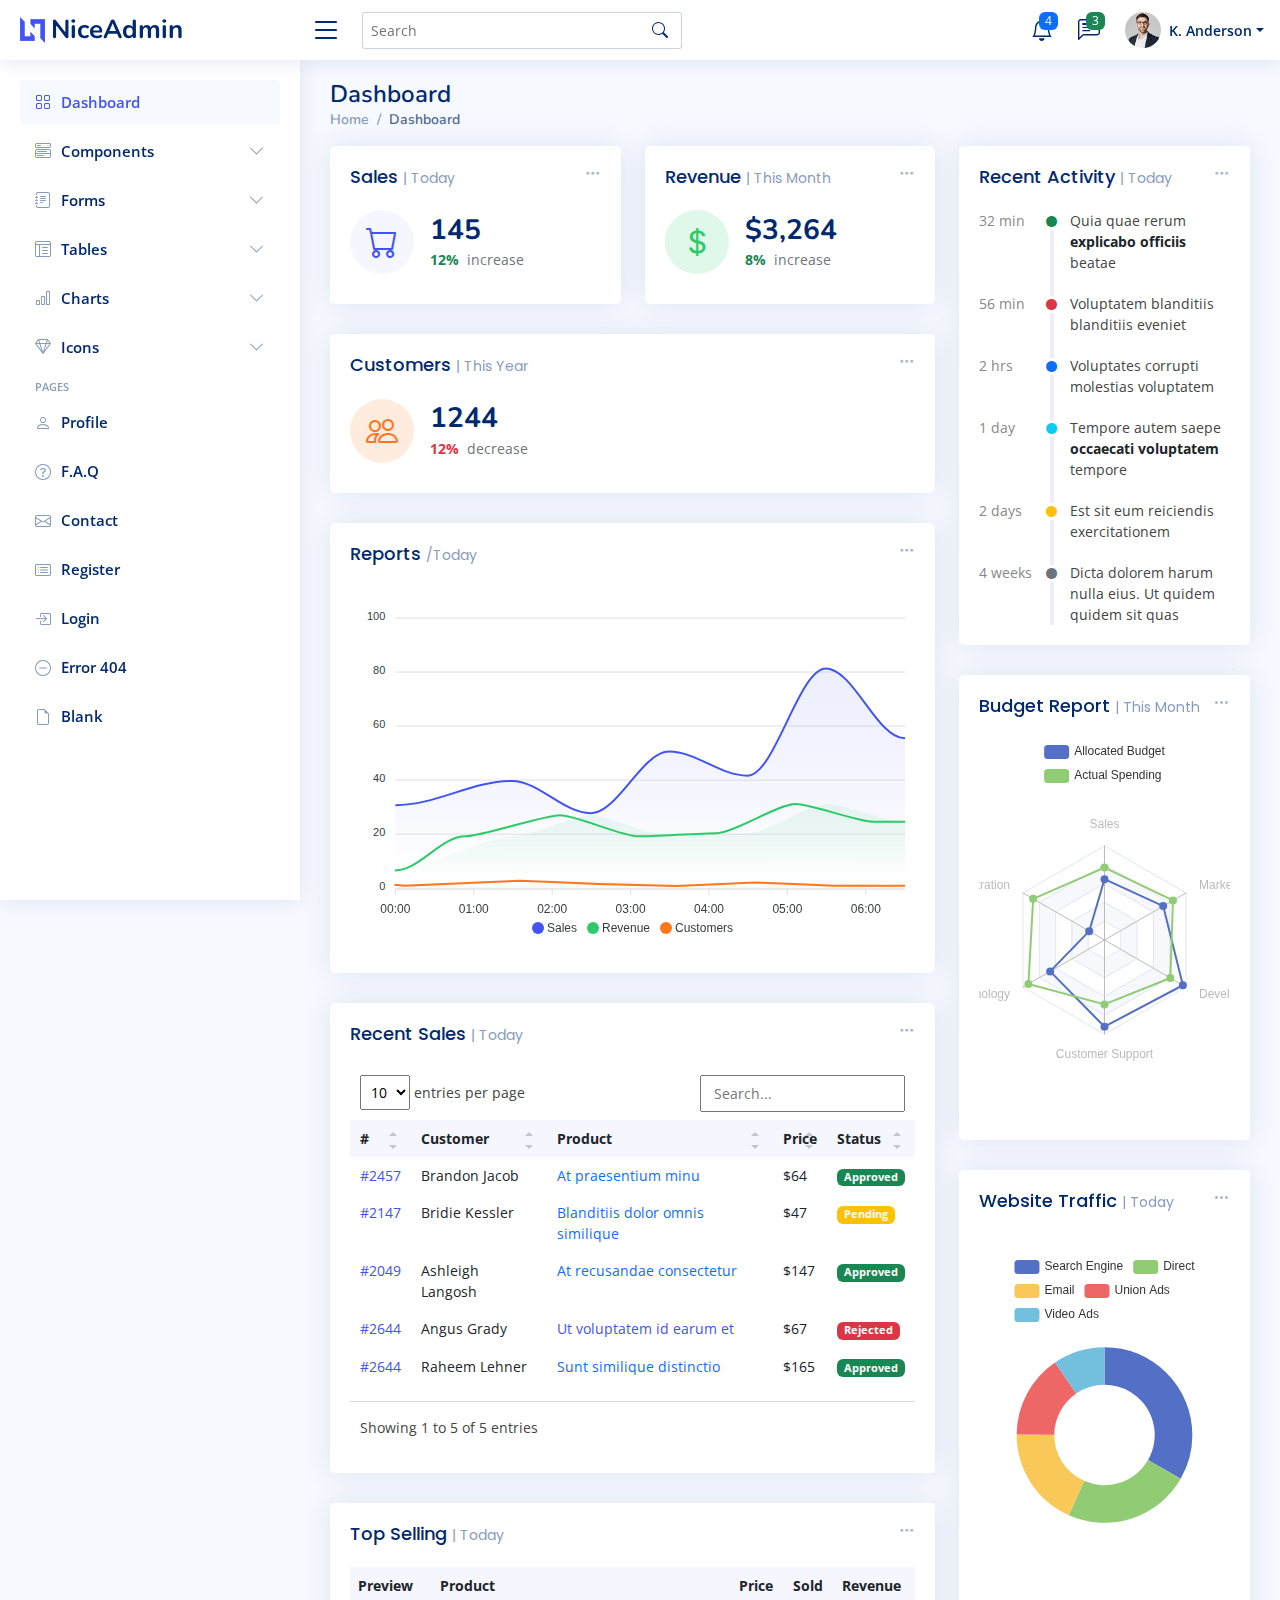
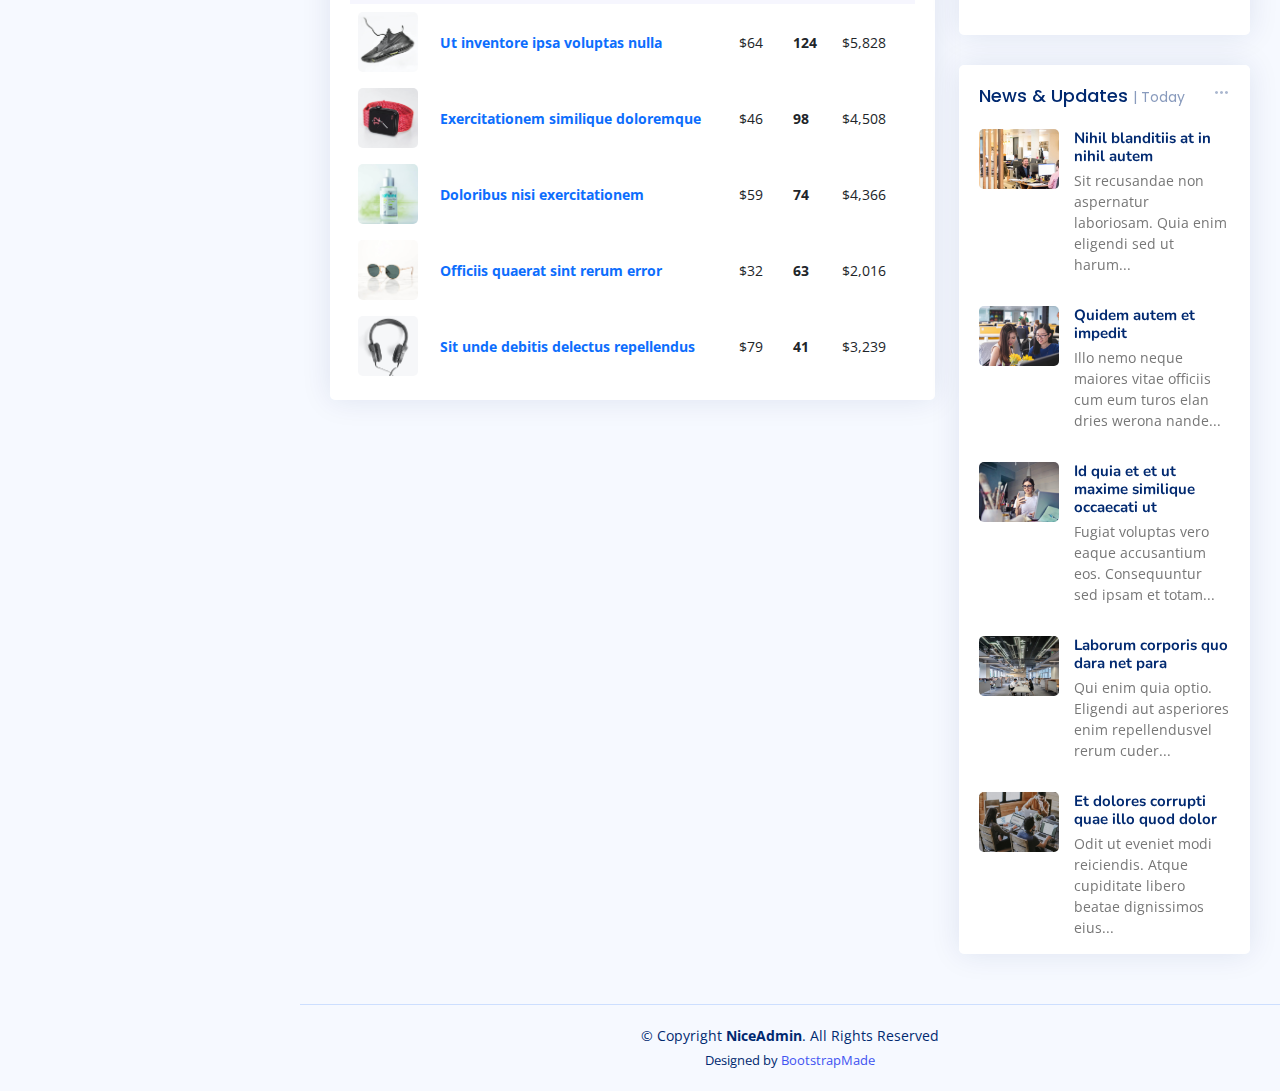
<file: shadesadmin/index.html>
<!DOCTYPE html>
<html lang="en">

<head>
  <meta charset="utf-8">
  <meta content="width=device-width, initial-scale=1.0" name="viewport">

  <title>Dashboard - NiceAdmin Bootstrap Template</title>
  <meta content="" name="description">
  <meta content="" name="keywords">

  <!-- Favicons -->
  <link href="assets/img/favicon.png" rel="icon">
  <link href="assets/img/apple-touch-icon.png" rel="apple-touch-icon">

  <!-- Google Fonts -->
  <link href="https://fonts.gstatic.com" rel="preconnect">
  <link href="https://fonts.googleapis.com/css?family=Open+Sans:300,300i,400,400i,600,600i,700,700i|Nunito:300,300i,400,400i,600,600i,700,700i|Poppins:300,300i,400,400i,500,500i,600,600i,700,700i" rel="stylesheet">

  <!-- Vendor CSS Files -->
  <link href="assets/vendor/bootstrap/css/bootstrap.min.css" rel="stylesheet">
  <link href="assets/vendor/bootstrap-icons/bootstrap-icons.css" rel="stylesheet">
  <link href="assets/vendor/boxicons/css/boxicons.min.css" rel="stylesheet">
  <link href="assets/vendor/quill/quill.snow.css" rel="stylesheet">
  <link href="assets/vendor/quill/quill.bubble.css" rel="stylesheet">
  <link href="assets/vendor/remixicon/remixicon.css" rel="stylesheet">
  <link href="assets/vendor/simple-datatables/style.css" rel="stylesheet">

  <!-- Template Main CSS File -->
  <link href="assets/css/style.css" rel="stylesheet">

  <!-- =======================================================
  * Template Name: NiceAdmin
  * Updated: Mar 09 2023 with Bootstrap v5.2.3
  * Template URL: https://bootstrapmade.com/nice-admin-bootstrap-admin-html-template/
  * Author: BootstrapMade.com
  * License: https://bootstrapmade.com/license/
  ======================================================== -->
</head>

<body>

  <!-- ======= Header ======= -->
  <header id="header" class="header fixed-top d-flex align-items-center">

    <div class="d-flex align-items-center justify-content-between">
      <a href="index.html" class="logo d-flex align-items-center">
        <img src="assets/img/logo.png" alt="">
        <span class="d-none d-lg-block">NiceAdmin</span>
      </a>
      <i class="bi bi-list toggle-sidebar-btn"></i>
    </div><!-- End Logo -->

    <div class="search-bar">
      <form class="search-form d-flex align-items-center" method="POST" action="#">
        <input type="text" name="query" placeholder="Search" title="Enter search keyword">
        <button type="submit" title="Search"><i class="bi bi-search"></i></button>
      </form>
    </div><!-- End Search Bar -->

    <nav class="header-nav ms-auto">
      <ul class="d-flex align-items-center">

        <li class="nav-item d-block d-lg-none">
          <a class="nav-link nav-icon search-bar-toggle " href="#">
            <i class="bi bi-search"></i>
          </a>
        </li><!-- End Search Icon-->

        <li class="nav-item dropdown">

          <a class="nav-link nav-icon" href="#" data-bs-toggle="dropdown">
            <i class="bi bi-bell"></i>
            <span class="badge bg-primary badge-number">4</span>
          </a><!-- End Notification Icon -->

          <ul class="dropdown-menu dropdown-menu-end dropdown-menu-arrow notifications">
            <li class="dropdown-header">
              You have 4 new notifications
              <a href="#"><span class="badge rounded-pill bg-primary p-2 ms-2">View all</span></a>
            </li>
            <li>
              <hr class="dropdown-divider">
            </li>

            <li class="notification-item">
              <i class="bi bi-exclamation-circle text-warning"></i>
              <div>
                <h4>Lorem Ipsum</h4>
                <p>Quae dolorem earum veritatis oditseno</p>
                <p>30 min. ago</p>
              </div>
            </li>

            <li>
              <hr class="dropdown-divider">
            </li>

            <li class="notification-item">
              <i class="bi bi-x-circle text-danger"></i>
              <div>
                <h4>Atque rerum nesciunt</h4>
                <p>Quae dolorem earum veritatis oditseno</p>
                <p>1 hr. ago</p>
              </div>
            </li>

            <li>
              <hr class="dropdown-divider">
            </li>

            <li class="notification-item">
              <i class="bi bi-check-circle text-success"></i>
              <div>
                <h4>Sit rerum fuga</h4>
                <p>Quae dolorem earum veritatis oditseno</p>
                <p>2 hrs. ago</p>
              </div>
            </li>

            <li>
              <hr class="dropdown-divider">
            </li>

            <li class="notification-item">
              <i class="bi bi-info-circle text-primary"></i>
              <div>
                <h4>Dicta reprehenderit</h4>
                <p>Quae dolorem earum veritatis oditseno</p>
                <p>4 hrs. ago</p>
              </div>
            </li>

            <li>
              <hr class="dropdown-divider">
            </li>
            <li class="dropdown-footer">
              <a href="#">Show all notifications</a>
            </li>

          </ul><!-- End Notification Dropdown Items -->

        </li><!-- End Notification Nav -->

        <li class="nav-item dropdown">

          <a class="nav-link nav-icon" href="#" data-bs-toggle="dropdown">
            <i class="bi bi-chat-left-text"></i>
            <span class="badge bg-success badge-number">3</span>
          </a><!-- End Messages Icon -->

          <ul class="dropdown-menu dropdown-menu-end dropdown-menu-arrow messages">
            <li class="dropdown-header">
              You have 3 new messages
              <a href="#"><span class="badge rounded-pill bg-primary p-2 ms-2">View all</span></a>
            </li>
            <li>
              <hr class="dropdown-divider">
            </li>

            <li class="message-item">
              <a href="#">
                <img src="assets/img/messages-1.jpg" alt="" class="rounded-circle">
                <div>
                  <h4>Maria Hudson</h4>
                  <p>Velit asperiores et ducimus soluta repudiandae labore officia est ut...</p>
                  <p>4 hrs. ago</p>
                </div>
              </a>
            </li>
            <li>
              <hr class="dropdown-divider">
            </li>

            <li class="message-item">
              <a href="#">
                <img src="assets/img/messages-2.jpg" alt="" class="rounded-circle">
                <div>
                  <h4>Anna Nelson</h4>
                  <p>Velit asperiores et ducimus soluta repudiandae labore officia est ut...</p>
                  <p>6 hrs. ago</p>
                </div>
              </a>
            </li>
            <li>
              <hr class="dropdown-divider">
            </li>

            <li class="message-item">
              <a href="#">
                <img src="assets/img/messages-3.jpg" alt="" class="rounded-circle">
                <div>
                  <h4>David Muldon</h4>
                  <p>Velit asperiores et ducimus soluta repudiandae labore officia est ut...</p>
                  <p>8 hrs. ago</p>
                </div>
              </a>
            </li>
            <li>
              <hr class="dropdown-divider">
            </li>

            <li class="dropdown-footer">
              <a href="#">Show all messages</a>
            </li>

          </ul><!-- End Messages Dropdown Items -->

        </li><!-- End Messages Nav -->

        <li class="nav-item dropdown pe-3">

          <a class="nav-link nav-profile d-flex align-items-center pe-0" href="#" data-bs-toggle="dropdown">
            <img src="assets/img/profile-img.jpg" alt="Profile" class="rounded-circle">
            <span class="d-none d-md-block dropdown-toggle ps-2">K. Anderson</span>
          </a><!-- End Profile Iamge Icon -->

          <ul class="dropdown-menu dropdown-menu-end dropdown-menu-arrow profile">
            <li class="dropdown-header">
              <h6>Kevin Anderson</h6>
              <span>Web Designer</span>
            </li>
            <li>
              <hr class="dropdown-divider">
            </li>

            <li>
              <a class="dropdown-item d-flex align-items-center" href="users-profile.html">
                <i class="bi bi-person"></i>
                <span>My Profile</span>
              </a>
            </li>
            <li>
              <hr class="dropdown-divider">
            </li>

            <li>
              <a class="dropdown-item d-flex align-items-center" href="users-profile.html">
                <i class="bi bi-gear"></i>
                <span>Account Settings</span>
              </a>
            </li>
            <li>
              <hr class="dropdown-divider">
            </li>

            <li>
              <a class="dropdown-item d-flex align-items-center" href="pages-faq.html">
                <i class="bi bi-question-circle"></i>
                <span>Need Help?</span>
              </a>
            </li>
            <li>
              <hr class="dropdown-divider">
            </li>

            <li>
              <a class="dropdown-item d-flex align-items-center" href="#">
                <i class="bi bi-box-arrow-right"></i>
                <span>Sign Out</span>
              </a>
            </li>

          </ul><!-- End Profile Dropdown Items -->
        </li><!-- End Profile Nav -->

      </ul>
    </nav><!-- End Icons Navigation -->

  </header><!-- End Header -->

  <!-- ======= Sidebar ======= -->
  <aside id="sidebar" class="sidebar">

    <ul class="sidebar-nav" id="sidebar-nav">

      <li class="nav-item">
        <a class="nav-link " href="index.html">
          <i class="bi bi-grid"></i>
          <span>Dashboard</span>
        </a>
      </li><!-- End Dashboard Nav -->

      <li class="nav-item">
        <a class="nav-link collapsed" data-bs-target="#components-nav" data-bs-toggle="collapse" href="#">
          <i class="bi bi-menu-button-wide"></i><span>Components</span><i class="bi bi-chevron-down ms-auto"></i>
        </a>
        <ul id="components-nav" class="nav-content collapse " data-bs-parent="#sidebar-nav">
          <li>
            <a href="components-alerts.html">
              <i class="bi bi-circle"></i><span>Alerts</span>
            </a>
          </li>
          <li>
            <a href="components-accordion.html">
              <i class="bi bi-circle"></i><span>Accordion</span>
            </a>
          </li>
          <li>
            <a href="components-badges.html">
              <i class="bi bi-circle"></i><span>Badges</span>
            </a>
          </li>
          <li>
            <a href="components-breadcrumbs.html">
              <i class="bi bi-circle"></i><span>Breadcrumbs</span>
            </a>
          </li>
          <li>
            <a href="components-buttons.html">
              <i class="bi bi-circle"></i><span>Buttons</span>
            </a>
          </li>
          <li>
            <a href="components-cards.html">
              <i class="bi bi-circle"></i><span>Cards</span>
            </a>
          </li>
          <li>
            <a href="components-carousel.html">
              <i class="bi bi-circle"></i><span>Carousel</span>
            </a>
          </li>
          <li>
            <a href="components-list-group.html">
              <i class="bi bi-circle"></i><span>List group</span>
            </a>
          </li>
          <li>
            <a href="components-modal.html">
              <i class="bi bi-circle"></i><span>Modal</span>
            </a>
          </li>
          <li>
            <a href="components-tabs.html">
              <i class="bi bi-circle"></i><span>Tabs</span>
            </a>
          </li>
          <li>
            <a href="components-pagination.html">
              <i class="bi bi-circle"></i><span>Pagination</span>
            </a>
          </li>
          <li>
            <a href="components-progress.html">
              <i class="bi bi-circle"></i><span>Progress</span>
            </a>
          </li>
          <li>
            <a href="components-spinners.html">
              <i class="bi bi-circle"></i><span>Spinners</span>
            </a>
          </li>
          <li>
            <a href="components-tooltips.html">
              <i class="bi bi-circle"></i><span>Tooltips</span>
            </a>
          </li>
        </ul>
      </li><!-- End Components Nav -->

      <li class="nav-item">
        <a class="nav-link collapsed" data-bs-target="#forms-nav" data-bs-toggle="collapse" href="#">
          <i class="bi bi-journal-text"></i><span>Forms</span><i class="bi bi-chevron-down ms-auto"></i>
        </a>
        <ul id="forms-nav" class="nav-content collapse " data-bs-parent="#sidebar-nav">
          <li>
            <a href="forms-elements.html">
              <i class="bi bi-circle"></i><span>Form Elements</span>
            </a>
          </li>
          <li>
            <a href="forms-layouts.html">
              <i class="bi bi-circle"></i><span>Form Layouts</span>
            </a>
          </li>
          <li>
            <a href="forms-editors.html">
              <i class="bi bi-circle"></i><span>Form Editors</span>
            </a>
          </li>
          <li>
            <a href="forms-validation.html">
              <i class="bi bi-circle"></i><span>Form Validation</span>
            </a>
          </li>
        </ul>
      </li><!-- End Forms Nav -->

      <li class="nav-item">
        <a class="nav-link collapsed" data-bs-target="#tables-nav" data-bs-toggle="collapse" href="#">
          <i class="bi bi-layout-text-window-reverse"></i><span>Tables</span><i class="bi bi-chevron-down ms-auto"></i>
        </a>
        <ul id="tables-nav" class="nav-content collapse " data-bs-parent="#sidebar-nav">
          <li>
            <a href="tables-general.html">
              <i class="bi bi-circle"></i><span>General Tables</span>
            </a>
          </li>
          <li>
            <a href="tables-data.html">
              <i class="bi bi-circle"></i><span>Data Tables</span>
            </a>
          </li>
        </ul>
      </li><!-- End Tables Nav -->

      <li class="nav-item">
        <a class="nav-link collapsed" data-bs-target="#charts-nav" data-bs-toggle="collapse" href="#">
          <i class="bi bi-bar-chart"></i><span>Charts</span><i class="bi bi-chevron-down ms-auto"></i>
        </a>
        <ul id="charts-nav" class="nav-content collapse " data-bs-parent="#sidebar-nav">
          <li>
            <a href="charts-chartjs.html">
              <i class="bi bi-circle"></i><span>Chart.js</span>
            </a>
          </li>
          <li>
            <a href="charts-apexcharts.html">
              <i class="bi bi-circle"></i><span>ApexCharts</span>
            </a>
          </li>
          <li>
            <a href="charts-echarts.html">
              <i class="bi bi-circle"></i><span>ECharts</span>
            </a>
          </li>
        </ul>
      </li><!-- End Charts Nav -->

      <li class="nav-item">
        <a class="nav-link collapsed" data-bs-target="#icons-nav" data-bs-toggle="collapse" href="#">
          <i class="bi bi-gem"></i><span>Icons</span><i class="bi bi-chevron-down ms-auto"></i>
        </a>
        <ul id="icons-nav" class="nav-content collapse " data-bs-parent="#sidebar-nav">
          <li>
            <a href="icons-bootstrap.html">
              <i class="bi bi-circle"></i><span>Bootstrap Icons</span>
            </a>
          </li>
          <li>
            <a href="icons-remix.html">
              <i class="bi bi-circle"></i><span>Remix Icons</span>
            </a>
          </li>
          <li>
            <a href="icons-boxicons.html">
              <i class="bi bi-circle"></i><span>Boxicons</span>
            </a>
          </li>
        </ul>
      </li><!-- End Icons Nav -->

      <li class="nav-heading">Pages</li>

      <li class="nav-item">
        <a class="nav-link collapsed" href="users-profile.html">
          <i class="bi bi-person"></i>
          <span>Profile</span>
        </a>
      </li><!-- End Profile Page Nav -->

      <li class="nav-item">
        <a class="nav-link collapsed" href="pages-faq.html">
          <i class="bi bi-question-circle"></i>
          <span>F.A.Q</span>
        </a>
      </li><!-- End F.A.Q Page Nav -->

      <li class="nav-item">
        <a class="nav-link collapsed" href="pages-contact.html">
          <i class="bi bi-envelope"></i>
          <span>Contact</span>
        </a>
      </li><!-- End Contact Page Nav -->

      <li class="nav-item">
        <a class="nav-link collapsed" href="pages-register.html">
          <i class="bi bi-card-list"></i>
          <span>Register</span>
        </a>
      </li><!-- End Register Page Nav -->

      <li class="nav-item">
        <a class="nav-link collapsed" href="pages-login.html">
          <i class="bi bi-box-arrow-in-right"></i>
          <span>Login</span>
        </a>
      </li><!-- End Login Page Nav -->

      <li class="nav-item">
        <a class="nav-link collapsed" href="pages-error-404.html">
          <i class="bi bi-dash-circle"></i>
          <span>Error 404</span>
        </a>
      </li><!-- End Error 404 Page Nav -->

      <li class="nav-item">
        <a class="nav-link collapsed" href="pages-blank.html">
          <i class="bi bi-file-earmark"></i>
          <span>Blank</span>
        </a>
      </li><!-- End Blank Page Nav -->

    </ul>

  </aside><!-- End Sidebar-->

  <main id="main" class="main">

    <div class="pagetitle">
      <h1>Dashboard</h1>
      <nav>
        <ol class="breadcrumb">
          <li class="breadcrumb-item"><a href="index.html">Home</a></li>
          <li class="breadcrumb-item active">Dashboard</li>
        </ol>
      </nav>
    </div><!-- End Page Title -->

    <section class="section dashboard">
      <div class="row">

        <!-- Left side columns -->
        <div class="col-lg-8">
          <div class="row">

            <!-- Sales Card -->
            <div class="col-xxl-4 col-md-6">
              <div class="card info-card sales-card">

                <div class="filter">
                  <a class="icon" href="#" data-bs-toggle="dropdown"><i class="bi bi-three-dots"></i></a>
                  <ul class="dropdown-menu dropdown-menu-end dropdown-menu-arrow">
                    <li class="dropdown-header text-start">
                      <h6>Filter</h6>
                    </li>

                    <li><a class="dropdown-item" href="#">Today</a></li>
                    <li><a class="dropdown-item" href="#">This Month</a></li>
                    <li><a class="dropdown-item" href="#">This Year</a></li>
                  </ul>
                </div>

                <div class="card-body">
                  <h5 class="card-title">Sales <span>| Today</span></h5>

                  <div class="d-flex align-items-center">
                    <div class="card-icon rounded-circle d-flex align-items-center justify-content-center">
                      <i class="bi bi-cart"></i>
                    </div>
                    <div class="ps-3">
                      <h6>145</h6>
                      <span class="text-success small pt-1 fw-bold">12%</span> <span class="text-muted small pt-2 ps-1">increase</span>

                    </div>
                  </div>
                </div>

              </div>
            </div><!-- End Sales Card -->

            <!-- Revenue Card -->
            <div class="col-xxl-4 col-md-6">
              <div class="card info-card revenue-card">

                <div class="filter">
                  <a class="icon" href="#" data-bs-toggle="dropdown"><i class="bi bi-three-dots"></i></a>
                  <ul class="dropdown-menu dropdown-menu-end dropdown-menu-arrow">
                    <li class="dropdown-header text-start">
                      <h6>Filter</h6>
                    </li>

                    <li><a class="dropdown-item" href="#">Today</a></li>
                    <li><a class="dropdown-item" href="#">This Month</a></li>
                    <li><a class="dropdown-item" href="#">This Year</a></li>
                  </ul>
                </div>

                <div class="card-body">
                  <h5 class="card-title">Revenue <span>| This Month</span></h5>

                  <div class="d-flex align-items-center">
                    <div class="card-icon rounded-circle d-flex align-items-center justify-content-center">
                      <i class="bi bi-currency-dollar"></i>
                    </div>
                    <div class="ps-3">
                      <h6>$3,264</h6>
                      <span class="text-success small pt-1 fw-bold">8%</span> <span class="text-muted small pt-2 ps-1">increase</span>

                    </div>
                  </div>
                </div>

              </div>
            </div><!-- End Revenue Card -->

            <!-- Customers Card -->
            <div class="col-xxl-4 col-xl-12">

              <div class="card info-card customers-card">

                <div class="filter">
                  <a class="icon" href="#" data-bs-toggle="dropdown"><i class="bi bi-three-dots"></i></a>
                  <ul class="dropdown-menu dropdown-menu-end dropdown-menu-arrow">
                    <li class="dropdown-header text-start">
                      <h6>Filter</h6>
                    </li>

                    <li><a class="dropdown-item" href="#">Today</a></li>
                    <li><a class="dropdown-item" href="#">This Month</a></li>
                    <li><a class="dropdown-item" href="#">This Year</a></li>
                  </ul>
                </div>

                <div class="card-body">
                  <h5 class="card-title">Customers <span>| This Year</span></h5>

                  <div class="d-flex align-items-center">
                    <div class="card-icon rounded-circle d-flex align-items-center justify-content-center">
                      <i class="bi bi-people"></i>
                    </div>
                    <div class="ps-3">
                      <h6>1244</h6>
                      <span class="text-danger small pt-1 fw-bold">12%</span> <span class="text-muted small pt-2 ps-1">decrease</span>

                    </div>
                  </div>

                </div>
              </div>

            </div><!-- End Customers Card -->

            <!-- Reports -->
            <div class="col-12">
              <div class="card">

                <div class="filter">
                  <a class="icon" href="#" data-bs-toggle="dropdown"><i class="bi bi-three-dots"></i></a>
                  <ul class="dropdown-menu dropdown-menu-end dropdown-menu-arrow">
                    <li class="dropdown-header text-start">
                      <h6>Filter</h6>
                    </li>

                    <li><a class="dropdown-item" href="#">Today</a></li>
                    <li><a class="dropdown-item" href="#">This Month</a></li>
                    <li><a class="dropdown-item" href="#">This Year</a></li>
                  </ul>
                </div>

                <div class="card-body">
                  <h5 class="card-title">Reports <span>/Today</span></h5>

                  <!-- Line Chart -->
                  <div id="reportsChart"></div>

                  <script>
                    document.addEventListener("DOMContentLoaded", () => {
                      new ApexCharts(document.querySelector("#reportsChart"), {
                        series: [{
                          name: 'Sales',
                          data: [31, 40, 28, 51, 42, 82, 56],
                        }, {
                          name: 'Revenue',
                          data: [11, 32, 45, 32, 34, 52, 41]
                        }, {
                          name: 'Customers',
                          data: [15, 11, 32, 18, 9, 24, 11]
                        }],
                        chart: {
                          height: 350,
                          type: 'area',
                          toolbar: {
                            show: false
                          },
                        },
                        markers: {
                          size: 4
                        },
                        colors: ['#4154f1', '#2eca6a', '#ff771d'],
                        fill: {
                          type: "gradient",
                          gradient: {
                            shadeIntensity: 1,
                            opacityFrom: 0.3,
                            opacityTo: 0.4,
                            stops: [0, 90, 100]
                          }
                        },
                        dataLabels: {
                          enabled: false
                        },
                        stroke: {
                          curve: 'smooth',
                          width: 2
                        },
                        xaxis: {
                          type: 'datetime',
                          categories: ["2018-09-19T00:00:00.000Z", "2018-09-19T01:30:00.000Z", "2018-09-19T02:30:00.000Z", "2018-09-19T03:30:00.000Z", "2018-09-19T04:30:00.000Z", "2018-09-19T05:30:00.000Z", "2018-09-19T06:30:00.000Z"]
                        },
                        tooltip: {
                          x: {
                            format: 'dd/MM/yy HH:mm'
                          },
                        }
                      }).render();
                    });
                  </script>
                  <!-- End Line Chart -->

                </div>

              </div>
            </div><!-- End Reports -->

            <!-- Recent Sales -->
            <div class="col-12">
              <div class="card recent-sales overflow-auto">

                <div class="filter">
                  <a class="icon" href="#" data-bs-toggle="dropdown"><i class="bi bi-three-dots"></i></a>
                  <ul class="dropdown-menu dropdown-menu-end dropdown-menu-arrow">
                    <li class="dropdown-header text-start">
                      <h6>Filter</h6>
                    </li>

                    <li><a class="dropdown-item" href="#">Today</a></li>
                    <li><a class="dropdown-item" href="#">This Month</a></li>
                    <li><a class="dropdown-item" href="#">This Year</a></li>
                  </ul>
                </div>

                <div class="card-body">
                  <h5 class="card-title">Recent Sales <span>| Today</span></h5>

                  <table class="table table-borderless datatable">
                    <thead>
                      <tr>
                        <th scope="col">#</th>
                        <th scope="col">Customer</th>
                        <th scope="col">Product</th>
                        <th scope="col">Price</th>
                        <th scope="col">Status</th>
                      </tr>
                    </thead>
                    <tbody>
                      <tr>
                        <th scope="row"><a href="#">#2457</a></th>
                        <td>Brandon Jacob</td>
                        <td><a href="#" class="text-primary">At praesentium minu</a></td>
                        <td>$64</td>
                        <td><span class="badge bg-success">Approved</span></td>
                      </tr>
                      <tr>
                        <th scope="row"><a href="#">#2147</a></th>
                        <td>Bridie Kessler</td>
                        <td><a href="#" class="text-primary">Blanditiis dolor omnis similique</a></td>
                        <td>$47</td>
                        <td><span class="badge bg-warning">Pending</span></td>
                      </tr>
                      <tr>
                        <th scope="row"><a href="#">#2049</a></th>
                        <td>Ashleigh Langosh</td>
                        <td><a href="#" class="text-primary">At recusandae consectetur</a></td>
                        <td>$147</td>
                        <td><span class="badge bg-success">Approved</span></td>
                      </tr>
                      <tr>
                        <th scope="row"><a href="#">#2644</a></th>
                        <td>Angus Grady</td>
                        <td><a href="#" class="text-primar">Ut voluptatem id earum et</a></td>
                        <td>$67</td>
                        <td><span class="badge bg-danger">Rejected</span></td>
                      </tr>
                      <tr>
                        <th scope="row"><a href="#">#2644</a></th>
                        <td>Raheem Lehner</td>
                        <td><a href="#" class="text-primary">Sunt similique distinctio</a></td>
                        <td>$165</td>
                        <td><span class="badge bg-success">Approved</span></td>
                      </tr>
                    </tbody>
                  </table>

                </div>

              </div>
            </div><!-- End Recent Sales -->

            <!-- Top Selling -->
            <div class="col-12">
              <div class="card top-selling overflow-auto">

                <div class="filter">
                  <a class="icon" href="#" data-bs-toggle="dropdown"><i class="bi bi-three-dots"></i></a>
                  <ul class="dropdown-menu dropdown-menu-end dropdown-menu-arrow">
                    <li class="dropdown-header text-start">
                      <h6>Filter</h6>
                    </li>

                    <li><a class="dropdown-item" href="#">Today</a></li>
                    <li><a class="dropdown-item" href="#">This Month</a></li>
                    <li><a class="dropdown-item" href="#">This Year</a></li>
                  </ul>
                </div>

                <div class="card-body pb-0">
                  <h5 class="card-title">Top Selling <span>| Today</span></h5>

                  <table class="table table-borderless">
                    <thead>
                      <tr>
                        <th scope="col">Preview</th>
                        <th scope="col">Product</th>
                        <th scope="col">Price</th>
                        <th scope="col">Sold</th>
                        <th scope="col">Revenue</th>
                      </tr>
                    </thead>
                    <tbody>
                      <tr>
                        <th scope="row"><a href="#"><img src="assets/img/product-1.jpg" alt=""></a></th>
                        <td><a href="#" class="text-primary fw-bold">Ut inventore ipsa voluptas nulla</a></td>
                        <td>$64</td>
                        <td class="fw-bold">124</td>
                        <td>$5,828</td>
                      </tr>
                      <tr>
                        <th scope="row"><a href="#"><img src="assets/img/product-2.jpg" alt=""></a></th>
                        <td><a href="#" class="text-primary fw-bold">Exercitationem similique doloremque</a></td>
                        <td>$46</td>
                        <td class="fw-bold">98</td>
                        <td>$4,508</td>
                      </tr>
                      <tr>
                        <th scope="row"><a href="#"><img src="assets/img/product-3.jpg" alt=""></a></th>
                        <td><a href="#" class="text-primary fw-bold">Doloribus nisi exercitationem</a></td>
                        <td>$59</td>
                        <td class="fw-bold">74</td>
                        <td>$4,366</td>
                      </tr>
                      <tr>
                        <th scope="row"><a href="#"><img src="assets/img/product-4.jpg" alt=""></a></th>
                        <td><a href="#" class="text-primary fw-bold">Officiis quaerat sint rerum error</a></td>
                        <td>$32</td>
                        <td class="fw-bold">63</td>
                        <td>$2,016</td>
                      </tr>
                      <tr>
                        <th scope="row"><a href="#"><img src="assets/img/product-5.jpg" alt=""></a></th>
                        <td><a href="#" class="text-primary fw-bold">Sit unde debitis delectus repellendus</a></td>
                        <td>$79</td>
                        <td class="fw-bold">41</td>
                        <td>$3,239</td>
                      </tr>
                    </tbody>
                  </table>

                </div>

              </div>
            </div><!-- End Top Selling -->

          </div>
        </div><!-- End Left side columns -->

        <!-- Right side columns -->
        <div class="col-lg-4">

          <!-- Recent Activity -->
          <div class="card">
            <div class="filter">
              <a class="icon" href="#" data-bs-toggle="dropdown"><i class="bi bi-three-dots"></i></a>
              <ul class="dropdown-menu dropdown-menu-end dropdown-menu-arrow">
                <li class="dropdown-header text-start">
                  <h6>Filter</h6>
                </li>

                <li><a class="dropdown-item" href="#">Today</a></li>
                <li><a class="dropdown-item" href="#">This Month</a></li>
                <li><a class="dropdown-item" href="#">This Year</a></li>
              </ul>
            </div>

            <div class="card-body">
              <h5 class="card-title">Recent Activity <span>| Today</span></h5>

              <div class="activity">

                <div class="activity-item d-flex">
                  <div class="activite-label">32 min</div>
                  <i class='bi bi-circle-fill activity-badge text-success align-self-start'></i>
                  <div class="activity-content">
                    Quia quae rerum <a href="#" class="fw-bold text-dark">explicabo officiis</a> beatae
                  </div>
                </div><!-- End activity item-->

                <div class="activity-item d-flex">
                  <div class="activite-label">56 min</div>
                  <i class='bi bi-circle-fill activity-badge text-danger align-self-start'></i>
                  <div class="activity-content">
                    Voluptatem blanditiis blanditiis eveniet
                  </div>
                </div><!-- End activity item-->

                <div class="activity-item d-flex">
                  <div class="activite-label">2 hrs</div>
                  <i class='bi bi-circle-fill activity-badge text-primary align-self-start'></i>
                  <div class="activity-content">
                    Voluptates corrupti molestias voluptatem
                  </div>
                </div><!-- End activity item-->

                <div class="activity-item d-flex">
                  <div class="activite-label">1 day</div>
                  <i class='bi bi-circle-fill activity-badge text-info align-self-start'></i>
                  <div class="activity-content">
                    Tempore autem saepe <a href="#" class="fw-bold text-dark">occaecati voluptatem</a> tempore
                  </div>
                </div><!-- End activity item-->

                <div class="activity-item d-flex">
                  <div class="activite-label">2 days</div>
                  <i class='bi bi-circle-fill activity-badge text-warning align-self-start'></i>
                  <div class="activity-content">
                    Est sit eum reiciendis exercitationem
                  </div>
                </div><!-- End activity item-->

                <div class="activity-item d-flex">
                  <div class="activite-label">4 weeks</div>
                  <i class='bi bi-circle-fill activity-badge text-muted align-self-start'></i>
                  <div class="activity-content">
                    Dicta dolorem harum nulla eius. Ut quidem quidem sit quas
                  </div>
                </div><!-- End activity item-->

              </div>

            </div>
          </div><!-- End Recent Activity -->

          <!-- Budget Report -->
          <div class="card">
            <div class="filter">
              <a class="icon" href="#" data-bs-toggle="dropdown"><i class="bi bi-three-dots"></i></a>
              <ul class="dropdown-menu dropdown-menu-end dropdown-menu-arrow">
                <li class="dropdown-header text-start">
                  <h6>Filter</h6>
                </li>

                <li><a class="dropdown-item" href="#">Today</a></li>
                <li><a class="dropdown-item" href="#">This Month</a></li>
                <li><a class="dropdown-item" href="#">This Year</a></li>
              </ul>
            </div>

            <div class="card-body pb-0">
              <h5 class="card-title">Budget Report <span>| This Month</span></h5>

              <div id="budgetChart" style="min-height: 400px;" class="echart"></div>

              <script>
                document.addEventListener("DOMContentLoaded", () => {
                  var budgetChart = echarts.init(document.querySelector("#budgetChart")).setOption({
                    legend: {
                      data: ['Allocated Budget', 'Actual Spending']
                    },
                    radar: {
                      // shape: 'circle',
                      indicator: [{
                          name: 'Sales',
                          max: 6500
                        },
                        {
                          name: 'Administration',
                          max: 16000
                        },
                        {
                          name: 'Information Technology',
                          max: 30000
                        },
                        {
                          name: 'Customer Support',
                          max: 38000
                        },
                        {
                          name: 'Development',
                          max: 52000
                        },
                        {
                          name: 'Marketing',
                          max: 25000
                        }
                      ]
                    },
                    series: [{
                      name: 'Budget vs spending',
                      type: 'radar',
                      data: [{
                          value: [4200, 3000, 20000, 35000, 50000, 18000],
                          name: 'Allocated Budget'
                        },
                        {
                          value: [5000, 14000, 28000, 26000, 42000, 21000],
                          name: 'Actual Spending'
                        }
                      ]
                    }]
                  });
                });
              </script>

            </div>
          </div><!-- End Budget Report -->

          <!-- Website Traffic -->
          <div class="card">
            <div class="filter">
              <a class="icon" href="#" data-bs-toggle="dropdown"><i class="bi bi-three-dots"></i></a>
              <ul class="dropdown-menu dropdown-menu-end dropdown-menu-arrow">
                <li class="dropdown-header text-start">
                  <h6>Filter</h6>
                </li>

                <li><a class="dropdown-item" href="#">Today</a></li>
                <li><a class="dropdown-item" href="#">This Month</a></li>
                <li><a class="dropdown-item" href="#">This Year</a></li>
              </ul>
            </div>

            <div class="card-body pb-0">
              <h5 class="card-title">Website Traffic <span>| Today</span></h5>

              <div id="trafficChart" style="min-height: 400px;" class="echart"></div>

              <script>
                document.addEventListener("DOMContentLoaded", () => {
                  echarts.init(document.querySelector("#trafficChart")).setOption({
                    tooltip: {
                      trigger: 'item'
                    },
                    legend: {
                      top: '5%',
                      left: 'center'
                    },
                    series: [{
                      name: 'Access From',
                      type: 'pie',
                      radius: ['40%', '70%'],
                      avoidLabelOverlap: false,
                      label: {
                        show: false,
                        position: 'center'
                      },
                      emphasis: {
                        label: {
                          show: true,
                          fontSize: '18',
                          fontWeight: 'bold'
                        }
                      },
                      labelLine: {
                        show: false
                      },
                      data: [{
                          value: 1048,
                          name: 'Search Engine'
                        },
                        {
                          value: 735,
                          name: 'Direct'
                        },
                        {
                          value: 580,
                          name: 'Email'
                        },
                        {
                          value: 484,
                          name: 'Union Ads'
                        },
                        {
                          value: 300,
                          name: 'Video Ads'
                        }
                      ]
                    }]
                  });
                });
              </script>

            </div>
          </div><!-- End Website Traffic -->

          <!-- News & Updates Traffic -->
          <div class="card">
            <div class="filter">
              <a class="icon" href="#" data-bs-toggle="dropdown"><i class="bi bi-three-dots"></i></a>
              <ul class="dropdown-menu dropdown-menu-end dropdown-menu-arrow">
                <li class="dropdown-header text-start">
                  <h6>Filter</h6>
                </li>

                <li><a class="dropdown-item" href="#">Today</a></li>
                <li><a class="dropdown-item" href="#">This Month</a></li>
                <li><a class="dropdown-item" href="#">This Year</a></li>
              </ul>
            </div>

            <div class="card-body pb-0">
              <h5 class="card-title">News &amp; Updates <span>| Today</span></h5>

              <div class="news">
                <div class="post-item clearfix">
                  <img src="assets/img/news-1.jpg" alt="">
                  <h4><a href="#">Nihil blanditiis at in nihil autem</a></h4>
                  <p>Sit recusandae non aspernatur laboriosam. Quia enim eligendi sed ut harum...</p>
                </div>

                <div class="post-item clearfix">
                  <img src="assets/img/news-2.jpg" alt="">
                  <h4><a href="#">Quidem autem et impedit</a></h4>
                  <p>Illo nemo neque maiores vitae officiis cum eum turos elan dries werona nande...</p>
                </div>

                <div class="post-item clearfix">
                  <img src="assets/img/news-3.jpg" alt="">
                  <h4><a href="#">Id quia et et ut maxime similique occaecati ut</a></h4>
                  <p>Fugiat voluptas vero eaque accusantium eos. Consequuntur sed ipsam et totam...</p>
                </div>

                <div class="post-item clearfix">
                  <img src="assets/img/news-4.jpg" alt="">
                  <h4><a href="#">Laborum corporis quo dara net para</a></h4>
                  <p>Qui enim quia optio. Eligendi aut asperiores enim repellendusvel rerum cuder...</p>
                </div>

                <div class="post-item clearfix">
                  <img src="assets/img/news-5.jpg" alt="">
                  <h4><a href="#">Et dolores corrupti quae illo quod dolor</a></h4>
                  <p>Odit ut eveniet modi reiciendis. Atque cupiditate libero beatae dignissimos eius...</p>
                </div>

              </div><!-- End sidebar recent posts-->

            </div>
          </div><!-- End News & Updates -->

        </div><!-- End Right side columns -->

      </div>
    </section>

  </main><!-- End #main -->

  <!-- ======= Footer ======= -->
  <footer id="footer" class="footer">
    <div class="copyright">
      &copy; Copyright <strong><span>NiceAdmin</span></strong>. All Rights Reserved
    </div>
    <div class="credits">
      <!-- All the links in the footer should remain intact. -->
      <!-- You can delete the links only if you purchased the pro version. -->
      <!-- Licensing information: https://bootstrapmade.com/license/ -->
      <!-- Purchase the pro version with working PHP/AJAX contact form: https://bootstrapmade.com/nice-admin-bootstrap-admin-html-template/ -->
      Designed by <a href="https://bootstrapmade.com/">BootstrapMade</a>
    </div>
  </footer><!-- End Footer -->

  <a href="#" class="back-to-top d-flex align-items-center justify-content-center"><i class="bi bi-arrow-up-short"></i></a>

  <!-- Vendor JS Files -->
  <script src="assets/vendor/apexcharts/apexcharts.min.js"></script>
  <script src="assets/vendor/bootstrap/js/bootstrap.bundle.min.js"></script>
  <script src="assets/vendor/chart.js/chart.umd.js"></script>
  <script src="assets/vendor/echarts/echarts.min.js"></script>
  <script src="assets/vendor/quill/quill.min.js"></script>
  <script src="assets/vendor/simple-datatables/simple-datatables.js"></script>
  <script src="assets/vendor/tinymce/tinymce.min.js"></script>
  <script src="assets/vendor/php-email-form/validate.js"></script>

  <!-- Template Main JS File -->
  <script src="assets/js/main.js"></script>

</body>

</html>
</file>
<file: shadesadmin/assets/vendor/quill/quill.snow.css>
/*!
 * Quill Editor v1.3.7
 * https://quilljs.com/
 * Copyright (c) 2014, Jason Chen
 * Copyright (c) 2013, salesforce.com
 */
.ql-container {
  box-sizing: border-box;
  font-family: Helvetica, Arial, sans-serif;
  font-size: 13px;
  height: 100%;
  margin: 0px;
  position: relative;
}
.ql-container.ql-disabled .ql-tooltip {
  visibility: hidden;
}
.ql-container.ql-disabled .ql-editor ul[data-checked] > li::before {
  pointer-events: none;
}
.ql-clipboard {
  left: -100000px;
  height: 1px;
  overflow-y: hidden;
  position: absolute;
  top: 50%;
}
.ql-clipboard p {
  margin: 0;
  padding: 0;
}
.ql-editor {
  box-sizing: border-box;
  line-height: 1.42;
  height: 100%;
  outline: none;
  overflow-y: auto;
  padding: 12px 15px;
  tab-size: 4;
  -moz-tab-size: 4;
  text-align: left;
  white-space: pre-wrap;
  word-wrap: break-word;
}
.ql-editor > * {
  cursor: text;
}
.ql-editor p,
.ql-editor ol,
.ql-editor ul,
.ql-editor pre,
.ql-editor blockquote,
.ql-editor h1,
.ql-editor h2,
.ql-editor h3,
.ql-editor h4,
.ql-editor h5,
.ql-editor h6 {
  margin: 0;
  padding: 0;
  counter-reset: list-1 list-2 list-3 list-4 list-5 list-6 list-7 list-8 list-9;
}
.ql-editor ol,
.ql-editor ul {
  padding-left: 1.5em;
}
.ql-editor ol > li,
.ql-editor ul > li {
  list-style-type: none;
}
.ql-editor ul > li::before {
  content: '\2022';
}
.ql-editor ul[data-checked=true],
.ql-editor ul[data-checked=false] {
  pointer-events: none;
}
.ql-editor ul[data-checked=true] > li *,
.ql-editor ul[data-checked=false] > li * {
  pointer-events: all;
}
.ql-editor ul[data-checked=true] > li::before,
.ql-editor ul[data-checked=false] > li::before {
  color: #777;
  cursor: pointer;
  pointer-events: all;
}
.ql-editor ul[data-checked=true] > li::before {
  content: '\2611';
}
.ql-editor ul[data-checked=false] > li::before {
  content: '\2610';
}
.ql-editor li::before {
  display: inline-block;
  white-space: nowrap;
  width: 1.2em;
}
.ql-editor li:not(.ql-direction-rtl)::before {
  margin-left: -1.5em;
  margin-right: 0.3em;
  text-align: right;
}
.ql-editor li.ql-direction-rtl::before {
  margin-left: 0.3em;
  margin-right: -1.5em;
}
.ql-editor ol li:not(.ql-direction-rtl),
.ql-editor ul li:not(.ql-direction-rtl) {
  padding-left: 1.5em;
}
.ql-editor ol li.ql-direction-rtl,
.ql-editor ul li.ql-direction-rtl {
  padding-right: 1.5em;
}
.ql-editor ol li {
  counter-reset: list-1 list-2 list-3 list-4 list-5 list-6 list-7 list-8 list-9;
  counter-increment: list-0;
}
.ql-editor ol li:before {
  content: counter(list-0, decimal) '. ';
}
.ql-editor ol li.ql-indent-1 {
  counter-increment: list-1;
}
.ql-editor ol li.ql-indent-1:before {
  content: counter(list-1, lower-alpha) '. ';
}
.ql-editor ol li.ql-indent-1 {
  counter-reset: list-2 list-3 list-4 list-5 list-6 list-7 list-8 list-9;
}
.ql-editor ol li.ql-indent-2 {
  counter-increment: list-2;
}
.ql-editor ol li.ql-indent-2:before {
  content: counter(list-2, lower-roman) '. ';
}
.ql-editor ol li.ql-indent-2 {
  counter-reset: list-3 list-4 list-5 list-6 list-7 list-8 list-9;
}
.ql-editor ol li.ql-indent-3 {
  counter-increment: list-3;
}
.ql-editor ol li.ql-indent-3:before {
  content: counter(list-3, decimal) '. ';
}
.ql-editor ol li.ql-indent-3 {
  counter-reset: list-4 list-5 list-6 list-7 list-8 list-9;
}
.ql-editor ol li.ql-indent-4 {
  counter-increment: list-4;
}
.ql-editor ol li.ql-indent-4:before {
  content: counter(list-4, lower-alpha) '. ';
}
.ql-editor ol li.ql-indent-4 {
  counter-reset: list-5 list-6 list-7 list-8 list-9;
}
.ql-editor ol li.ql-indent-5 {
  counter-increment: list-5;
}
.ql-editor ol li.ql-indent-5:before {
  content: counter(list-5, lower-roman) '. ';
}
.ql-editor ol li.ql-indent-5 {
  counter-reset: list-6 list-7 list-8 list-9;
}
.ql-editor ol li.ql-indent-6 {
  counter-increment: list-6;
}
.ql-editor ol li.ql-indent-6:before {
  content: counter(list-6, decimal) '. ';
}
.ql-editor ol li.ql-indent-6 {
  counter-reset: list-7 list-8 list-9;
}
.ql-editor ol li.ql-indent-7 {
  counter-increment: list-7;
}
.ql-editor ol li.ql-indent-7:before {
  content: counter(list-7, lower-alpha) '. ';
}
.ql-editor ol li.ql-indent-7 {
  counter-reset: list-8 list-9;
}
.ql-editor ol li.ql-indent-8 {
  counter-increment: list-8;
}
.ql-editor ol li.ql-indent-8:before {
  content: counter(list-8, lower-roman) '. ';
}
.ql-editor ol li.ql-indent-8 {
  counter-reset: list-9;
}
.ql-editor ol li.ql-indent-9 {
  counter-increment: list-9;
}
.ql-editor ol li.ql-indent-9:before {
  content: counter(list-9, decimal) '. ';
}
.ql-editor .ql-indent-1:not(.ql-direction-rtl) {
  padding-left: 3em;
}
.ql-editor li.ql-indent-1:not(.ql-direction-rtl) {
  padding-left: 4.5em;
}
.ql-editor .ql-indent-1.ql-direction-rtl.ql-align-right {
  padding-right: 3em;
}
.ql-editor li.ql-indent-1.ql-direction-rtl.ql-align-right {
  padding-right: 4.5em;
}
.ql-editor .ql-indent-2:not(.ql-direction-rtl) {
  padding-left: 6em;
}
.ql-editor li.ql-indent-2:not(.ql-direction-rtl) {
  padding-left: 7.5em;
}
.ql-editor .ql-indent-2.ql-direction-rtl.ql-align-right {
  padding-right: 6em;
}
.ql-editor li.ql-indent-2.ql-direction-rtl.ql-align-right {
  padding-right: 7.5em;
}
.ql-editor .ql-indent-3:not(.ql-direction-rtl) {
  padding-left: 9em;
}
.ql-editor li.ql-indent-3:not(.ql-direction-rtl) {
  padding-left: 10.5em;
}
.ql-editor .ql-indent-3.ql-direction-rtl.ql-align-right {
  padding-right: 9em;
}
.ql-editor li.ql-indent-3.ql-direction-rtl.ql-align-right {
  padding-right: 10.5em;
}
.ql-editor .ql-indent-4:not(.ql-direction-rtl) {
  padding-left: 12em;
}
.ql-editor li.ql-indent-4:not(.ql-direction-rtl) {
  padding-left: 13.5em;
}
.ql-editor .ql-indent-4.ql-direction-rtl.ql-align-right {
  padding-right: 12em;
}
.ql-editor li.ql-indent-4.ql-direction-rtl.ql-align-right {
  padding-right: 13.5em;
}
.ql-editor .ql-indent-5:not(.ql-direction-rtl) {
  padding-left: 15em;
}
.ql-editor li.ql-indent-5:not(.ql-direction-rtl) {
  padding-left: 16.5em;
}
.ql-editor .ql-indent-5.ql-direction-rtl.ql-align-right {
  padding-right: 15em;
}
.ql-editor li.ql-indent-5.ql-direction-rtl.ql-align-right {
  padding-right: 16.5em;
}
.ql-editor .ql-indent-6:not(.ql-direction-rtl) {
  padding-left: 18em;
}
.ql-editor li.ql-indent-6:not(.ql-direction-rtl) {
  padding-left: 19.5em;
}
.ql-editor .ql-indent-6.ql-direction-rtl.ql-align-right {
  padding-right: 18em;
}
.ql-editor li.ql-indent-6.ql-direction-rtl.ql-align-right {
  padding-right: 19.5em;
}
.ql-editor .ql-indent-7:not(.ql-direction-rtl) {
  padding-left: 21em;
}
.ql-editor li.ql-indent-7:not(.ql-direction-rtl) {
  padding-left: 22.5em;
}
.ql-editor .ql-indent-7.ql-direction-rtl.ql-align-right {
  padding-right: 21em;
}
.ql-editor li.ql-indent-7.ql-direction-rtl.ql-align-right {
  padding-right: 22.5em;
}
.ql-editor .ql-indent-8:not(.ql-direction-rtl) {
  padding-left: 24em;
}
.ql-editor li.ql-indent-8:not(.ql-direction-rtl) {
  padding-left: 25.5em;
}
.ql-editor .ql-indent-8.ql-direction-rtl.ql-align-right {
  padding-right: 24em;
}
.ql-editor li.ql-indent-8.ql-direction-rtl.ql-align-right {
  padding-right: 25.5em;
}
.ql-editor .ql-indent-9:not(.ql-direction-rtl) {
  padding-left: 27em;
}
.ql-editor li.ql-indent-9:not(.ql-direction-rtl) {
  padding-left: 28.5em;
}
.ql-editor .ql-indent-9.ql-direction-rtl.ql-align-right {
  padding-right: 27em;
}
.ql-editor li.ql-indent-9.ql-direction-rtl.ql-align-right {
  padding-right: 28.5em;
}
.ql-editor .ql-video {
  display: block;
  max-width: 100%;
}
.ql-editor .ql-video.ql-align-center {
  margin: 0 auto;
}
.ql-editor .ql-video.ql-align-right {
  margin: 0 0 0 auto;
}
.ql-editor .ql-bg-black {
  background-color: #000;
}
.ql-editor .ql-bg-red {
  background-color: #e60000;
}
.ql-editor .ql-bg-orange {
  background-color: #f90;
}
.ql-editor .ql-bg-yellow {
  background-color: #ff0;
}
.ql-editor .ql-bg-green {
  background-color: #008a00;
}
.ql-editor .ql-bg-blue {
  background-color: #06c;
}
.ql-editor .ql-bg-purple {
  background-color: #93f;
}
.ql-editor .ql-color-white {
  color: #fff;
}
.ql-editor .ql-color-red {
  color: #e60000;
}
.ql-editor .ql-color-orange {
  color: #f90;
}
.ql-editor .ql-color-yellow {
  color: #ff0;
}
.ql-editor .ql-color-green {
  color: #008a00;
}
.ql-editor .ql-color-blue {
  color: #06c;
}
.ql-editor .ql-color-purple {
  color: #93f;
}
.ql-editor .ql-font-serif {
  font-family: Georgia, Times New Roman, serif;
}
.ql-editor .ql-font-monospace {
  font-family: Monaco, Courier New, monospace;
}
.ql-editor .ql-size-small {
  font-size: 0.75em;
}
.ql-editor .ql-size-large {
  font-size: 1.5em;
}
.ql-editor .ql-size-huge {
  font-size: 2.5em;
}
.ql-editor .ql-direction-rtl {
  direction: rtl;
  text-align: inherit;
}
.ql-editor .ql-align-center {
  text-align: center;
}
.ql-editor .ql-align-justify {
  text-align: justify;
}
.ql-editor .ql-align-right {
  text-align: right;
}
.ql-editor.ql-blank::before {
  color: rgba(0,0,0,0.6);
  content: attr(data-placeholder);
  font-style: italic;
  left: 15px;
  pointer-events: none;
  position: absolute;
  right: 15px;
}
.ql-snow.ql-toolbar:after,
.ql-snow .ql-toolbar:after {
  clear: both;
  content: '';
  display: table;
}
.ql-snow.ql-toolbar button,
.ql-snow .ql-toolbar button {
  background: none;
  border: none;
  cursor: pointer;
  display: inline-block;
  float: left;
  height: 24px;
  padding: 3px 5px;
  width: 28px;
}
.ql-snow.ql-toolbar button svg,
.ql-snow .ql-toolbar button svg {
  float: left;
  height: 100%;
}
.ql-snow.ql-toolbar button:active:hover,
.ql-snow .ql-toolbar button:active:hover {
  outline: none;
}
.ql-snow.ql-toolbar input.ql-image[type=file],
.ql-snow .ql-toolbar input.ql-image[type=file] {
  display: none;
}
.ql-snow.ql-toolbar button:hover,
.ql-snow .ql-toolbar button:hover,
.ql-snow.ql-toolbar button:focus,
.ql-snow .ql-toolbar button:focus,
.ql-snow.ql-toolbar button.ql-active,
.ql-snow .ql-toolbar button.ql-active,
.ql-snow.ql-toolbar .ql-picker-label:hover,
.ql-snow .ql-toolbar .ql-picker-label:hover,
.ql-snow.ql-toolbar .ql-picker-label.ql-active,
.ql-snow .ql-toolbar .ql-picker-label.ql-active,
.ql-snow.ql-toolbar .ql-picker-item:hover,
.ql-snow .ql-toolbar .ql-picker-item:hover,
.ql-snow.ql-toolbar .ql-picker-item.ql-selected,
.ql-snow .ql-toolbar .ql-picker-item.ql-selected {
  color: #06c;
}
.ql-snow.ql-toolbar button:hover .ql-fill,
.ql-snow .ql-toolbar button:hover .ql-fill,
.ql-snow.ql-toolbar button:focus .ql-fill,
.ql-snow .ql-toolbar button:focus .ql-fill,
.ql-snow.ql-toolbar button.ql-active .ql-fill,
.ql-snow .ql-toolbar button.ql-active .ql-fill,
.ql-snow.ql-toolbar .ql-picker-label:hover .ql-fill,
.ql-snow .ql-toolbar .ql-picker-label:hover .ql-fill,
.ql-snow.ql-toolbar .ql-picker-label.ql-active .ql-fill,
.ql-snow .ql-toolbar .ql-picker-label.ql-active .ql-fill,
.ql-snow.ql-toolbar .ql-picker-item:hover .ql-fill,
.ql-snow .ql-toolbar .ql-picker-item:hover .ql-fill,
.ql-snow.ql-toolbar .ql-picker-item.ql-selected .ql-fill,
.ql-snow .ql-toolbar .ql-picker-item.ql-selected .ql-fill,
.ql-snow.ql-toolbar button:hover .ql-stroke.ql-fill,
.ql-snow .ql-toolbar button:hover .ql-stroke.ql-fill,
.ql-snow.ql-toolbar button:focus .ql-stroke.ql-fill,
.ql-snow .ql-toolbar button:focus .ql-stroke.ql-fill,
.ql-snow.ql-toolbar button.ql-active .ql-stroke.ql-fill,
.ql-snow .ql-toolbar button.ql-active .ql-stroke.ql-fill,
.ql-snow.ql-toolbar .ql-picker-label:hover .ql-stroke.ql-fill,
.ql-snow .ql-toolbar .ql-picker-label:hover .ql-stroke.ql-fill,
.ql-snow.ql-toolbar .ql-picker-label.ql-active .ql-stroke.ql-fill,
.ql-snow .ql-toolbar .ql-picker-label.ql-active .ql-stroke.ql-fill,
.ql-snow.ql-toolbar .ql-picker-item:hover .ql-stroke.ql-fill,
.ql-snow .ql-toolbar .ql-picker-item:hover .ql-stroke.ql-fill,
.ql-snow.ql-toolbar .ql-picker-item.ql-selected .ql-stroke.ql-fill,
.ql-snow .ql-toolbar .ql-picker-item.ql-selected .ql-stroke.ql-fill {
  fill: #06c;
}
.ql-snow.ql-toolbar button:hover .ql-stroke,
.ql-snow .ql-toolbar button:hover .ql-stroke,
.ql-snow.ql-toolbar button:focus .ql-stroke,
.ql-snow .ql-toolbar button:focus .ql-stroke,
.ql-snow.ql-toolbar button.ql-active .ql-stroke,
.ql-snow .ql-toolbar button.ql-active .ql-stroke,
.ql-snow.ql-toolbar .ql-picker-label:hover .ql-stroke,
.ql-snow .ql-toolbar .ql-picker-label:hover .ql-stroke,
.ql-snow.ql-toolbar .ql-picker-label.ql-active .ql-stroke,
.ql-snow .ql-toolbar .ql-picker-label.ql-active .ql-stroke,
.ql-snow.ql-toolbar .ql-picker-item:hover .ql-stroke,
.ql-snow .ql-toolbar .ql-picker-item:hover .ql-stroke,
.ql-snow.ql-toolbar .ql-picker-item.ql-selected .ql-stroke,
.ql-snow .ql-toolbar .ql-picker-item.ql-selected .ql-stroke,
.ql-snow.ql-toolbar button:hover .ql-stroke-miter,
.ql-snow .ql-toolbar button:hover .ql-stroke-miter,
.ql-snow.ql-toolbar button:focus .ql-stroke-miter,
.ql-snow .ql-toolbar button:focus .ql-stroke-miter,
.ql-snow.ql-toolbar button.ql-active .ql-stroke-miter,
.ql-snow .ql-toolbar button.ql-active .ql-stroke-miter,
.ql-snow.ql-toolbar .ql-picker-label:hover .ql-stroke-miter,
.ql-snow .ql-toolbar .ql-picker-label:hover .ql-stroke-miter,
.ql-snow.ql-toolbar .ql-picker-label.ql-active .ql-stroke-miter,
.ql-snow .ql-toolbar .ql-picker-label.ql-active .ql-stroke-miter,
.ql-snow.ql-toolbar .ql-picker-item:hover .ql-stroke-miter,
.ql-snow .ql-toolbar .ql-picker-item:hover .ql-stroke-miter,
.ql-snow.ql-toolbar .ql-picker-item.ql-selected .ql-stroke-miter,
.ql-snow .ql-toolbar .ql-picker-item.ql-selected .ql-stroke-miter {
  stroke: #06c;
}
@media (pointer: coarse) {
  .ql-snow.ql-toolbar button:hover:not(.ql-active),
  .ql-snow .ql-toolbar button:hover:not(.ql-active) {
    color: #444;
  }
  .ql-snow.ql-toolbar button:hover:not(.ql-active) .ql-fill,
  .ql-snow .ql-toolbar button:hover:not(.ql-active) .ql-fill,
  .ql-snow.ql-toolbar button:hover:not(.ql-active) .ql-stroke.ql-fill,
  .ql-snow .ql-toolbar button:hover:not(.ql-active) .ql-stroke.ql-fill {
    fill: #444;
  }
  .ql-snow.ql-toolbar button:hover:not(.ql-active) .ql-stroke,
  .ql-snow .ql-toolbar button:hover:not(.ql-active) .ql-stroke,
  .ql-snow.ql-toolbar button:hover:not(.ql-active) .ql-stroke-miter,
  .ql-snow .ql-toolbar button:hover:not(.ql-active) .ql-stroke-miter {
    stroke: #444;
  }
}
.ql-snow {
  box-sizing: border-box;
}
.ql-snow * {
  box-sizing: border-box;
}
.ql-snow .ql-hidden {
  display: none;
}
.ql-snow .ql-out-bottom,
.ql-snow .ql-out-top {
  visibility: hidden;
}
.ql-snow .ql-tooltip {
  position: absolute;
  transform: translateY(10px);
}
.ql-snow .ql-tooltip a {
  cursor: pointer;
  text-decoration: none;
}
.ql-snow .ql-tooltip.ql-flip {
  transform: translateY(-10px);
}
.ql-snow .ql-formats {
  display: inline-block;
  vertical-align: middle;
}
.ql-snow .ql-formats:after {
  clear: both;
  content: '';
  display: table;
}
.ql-snow .ql-stroke {
  fill: none;
  stroke: #444;
  stroke-linecap: round;
  stroke-linejoin: round;
  stroke-width: 2;
}
.ql-snow .ql-stroke-miter {
  fill: none;
  stroke: #444;
  stroke-miterlimit: 10;
  stroke-width: 2;
}
.ql-snow .ql-fill,
.ql-snow .ql-stroke.ql-fill {
  fill: #444;
}
.ql-snow .ql-empty {
  fill: none;
}
.ql-snow .ql-even {
  fill-rule: evenodd;
}
.ql-snow .ql-thin,
.ql-snow .ql-stroke.ql-thin {
  stroke-width: 1;
}
.ql-snow .ql-transparent {
  opacity: 0.4;
}
.ql-snow .ql-direction svg:last-child {
  display: none;
}
.ql-snow .ql-direction.ql-active svg:last-child {
  display: inline;
}
.ql-snow .ql-direction.ql-active svg:first-child {
  display: none;
}
.ql-snow .ql-editor h1 {
  font-size: 2em;
}
.ql-snow .ql-editor h2 {
  font-size: 1.5em;
}
.ql-snow .ql-editor h3 {
  font-size: 1.17em;
}
.ql-snow .ql-editor h4 {
  font-size: 1em;
}
.ql-snow .ql-editor h5 {
  font-size: 0.83em;
}
.ql-snow .ql-editor h6 {
  font-size: 0.67em;
}
.ql-snow .ql-editor a {
  text-decoration: underline;
}
.ql-snow .ql-editor blockquote {
  border-left: 4px solid #ccc;
  margin-bottom: 5px;
  margin-top: 5px;
  padding-left: 16px;
}
.ql-snow .ql-editor code,
.ql-snow .ql-editor pre {
  background-color: #f0f0f0;
  border-radius: 3px;
}
.ql-snow .ql-editor pre {
  white-space: pre-wrap;
  margin-bottom: 5px;
  margin-top: 5px;
  padding: 5px 10px;
}
.ql-snow .ql-editor code {
  font-size: 85%;
  padding: 2px 4px;
}
.ql-snow .ql-editor pre.ql-syntax {
  background-color: #23241f;
  color: #f8f8f2;
  overflow: visible;
}
.ql-snow .ql-editor img {
  max-width: 100%;
}
.ql-snow .ql-picker {
  color: #444;
  display: inline-block;
  float: left;
  font-size: 14px;
  font-weight: 500;
  height: 24px;
  position: relative;
  vertical-align: middle;
}
.ql-snow .ql-picker-label {
  cursor: pointer;
  display: inline-block;
  height: 100%;
  padding-left: 8px;
  padding-right: 2px;
  position: relative;
  width: 100%;
}
.ql-snow .ql-picker-label::before {
  display: inline-block;
  line-height: 22px;
}
.ql-snow .ql-picker-options {
  background-color: #fff;
  display: none;
  min-width: 100%;
  padding: 4px 8px;
  position: absolute;
  white-space: nowrap;
}
.ql-snow .ql-picker-options .ql-picker-item {
  cursor: pointer;
  display: block;
  padding-bottom: 5px;
  padding-top: 5px;
}
.ql-snow .ql-picker.ql-expanded .ql-picker-label {
  color: #ccc;
  z-index: 2;
}
.ql-snow .ql-picker.ql-expanded .ql-picker-label .ql-fill {
  fill: #ccc;
}
.ql-snow .ql-picker.ql-expanded .ql-picker-label .ql-stroke {
  stroke: #ccc;
}
.ql-snow .ql-picker.ql-expanded .ql-picker-options {
  display: block;
  margin-top: -1px;
  top: 100%;
  z-index: 1;
}
.ql-snow .ql-color-picker,
.ql-snow .ql-icon-picker {
  width: 28px;
}
.ql-snow .ql-color-picker .ql-picker-label,
.ql-snow .ql-icon-picker .ql-picker-label {
  padding: 2px 4px;
}
.ql-snow .ql-color-picker .ql-picker-label svg,
.ql-snow .ql-icon-picker .ql-picker-label svg {
  right: 4px;
}
.ql-snow .ql-icon-picker .ql-picker-options {
  padding: 4px 0px;
}
.ql-snow .ql-icon-picker .ql-picker-item {
  height: 24px;
  width: 24px;
  padding: 2px 4px;
}
.ql-snow .ql-color-picker .ql-picker-options {
  padding: 3px 5px;
  width: 152px;
}
.ql-snow .ql-color-picker .ql-picker-item {
  border: 1px solid transparent;
  float: left;
  height: 16px;
  margin: 2px;
  padding: 0px;
  width: 16px;
}
.ql-snow .ql-picker:not(.ql-color-picker):not(.ql-icon-picker) svg {
  position: absolute;
  margin-top: -9px;
  right: 0;
  top: 50%;
  width: 18px;
}
.ql-snow .ql-picker.ql-header .ql-picker-label[data-label]:not([data-label=''])::before,
.ql-snow .ql-picker.ql-font .ql-picker-label[data-label]:not([data-label=''])::before,
.ql-snow .ql-picker.ql-size .ql-picker-label[data-label]:not([data-label=''])::before,
.ql-snow .ql-picker.ql-header .ql-picker-item[data-label]:not([data-label=''])::before,
.ql-snow .ql-picker.ql-font .ql-picker-item[data-label]:not([data-label=''])::before,
.ql-snow .ql-picker.ql-size .ql-picker-item[data-label]:not([data-label=''])::before {
  content: attr(data-label);
}
.ql-snow .ql-picker.ql-header {
  width: 98px;
}
.ql-snow .ql-picker.ql-header .ql-picker-label::before,
.ql-snow .ql-picker.ql-header .ql-picker-item::before {
  content: 'Normal';
}
.ql-snow .ql-picker.ql-header .ql-picker-label[data-value="1"]::before,
.ql-snow .ql-picker.ql-header .ql-picker-item[data-value="1"]::before {
  content: 'Heading 1';
}
.ql-snow .ql-picker.ql-header .ql-picker-label[data-value="2"]::before,
.ql-snow .ql-picker.ql-header .ql-picker-item[data-value="2"]::before {
  content: 'Heading 2';
}
.ql-snow .ql-picker.ql-header .ql-picker-label[data-value="3"]::before,
.ql-snow .ql-picker.ql-header .ql-picker-item[data-value="3"]::before {
  content: 'Heading 3';
}
.ql-snow .ql-picker.ql-header .ql-picker-label[data-value="4"]::before,
.ql-snow .ql-picker.ql-header .ql-picker-item[data-value="4"]::before {
  content: 'Heading 4';
}
.ql-snow .ql-picker.ql-header .ql-picker-label[data-value="5"]::before,
.ql-snow .ql-picker.ql-header .ql-picker-item[data-value="5"]::before {
  content: 'Heading 5';
}
.ql-snow .ql-picker.ql-header .ql-picker-label[data-value="6"]::before,
.ql-snow .ql-picker.ql-header .ql-picker-item[data-value="6"]::before {
  content: 'Heading 6';
}
.ql-snow .ql-picker.ql-header .ql-picker-item[data-value="1"]::before {
  font-size: 2em;
}
.ql-snow .ql-picker.ql-header .ql-picker-item[data-value="2"]::before {
  font-size: 1.5em;
}
.ql-snow .ql-picker.ql-header .ql-picker-item[data-value="3"]::before {
  font-size: 1.17em;
}
.ql-snow .ql-picker.ql-header .ql-picker-item[data-value="4"]::before {
  font-size: 1em;
}
.ql-snow .ql-picker.ql-header .ql-picker-item[data-value="5"]::before {
  font-size: 0.83em;
}
.ql-snow .ql-picker.ql-header .ql-picker-item[data-value="6"]::before {
  font-size: 0.67em;
}
.ql-snow .ql-picker.ql-font {
  width: 108px;
}
.ql-snow .ql-picker.ql-font .ql-picker-label::before,
.ql-snow .ql-picker.ql-font .ql-picker-item::before {
  content: 'Sans Serif';
}
.ql-snow .ql-picker.ql-font .ql-picker-label[data-value=serif]::before,
.ql-snow .ql-picker.ql-font .ql-picker-item[data-value=serif]::before {
  content: 'Serif';
}
.ql-snow .ql-picker.ql-font .ql-picker-label[data-value=monospace]::before,
.ql-snow .ql-picker.ql-font .ql-picker-item[data-value=monospace]::before {
  content: 'Monospace';
}
.ql-snow .ql-picker.ql-font .ql-picker-item[data-value=serif]::before {
  font-family: Georgia, Times New Roman, serif;
}
.ql-snow .ql-picker.ql-font .ql-picker-item[data-value=monospace]::before {
  font-family: Monaco, Courier New, monospace;
}
.ql-snow .ql-picker.ql-size {
  width: 98px;
}
.ql-snow .ql-picker.ql-size .ql-picker-label::before,
.ql-snow .ql-picker.ql-size .ql-picker-item::before {
  content: 'Normal';
}
.ql-snow .ql-picker.ql-size .ql-picker-label[data-value=small]::before,
.ql-snow .ql-picker.ql-size .ql-picker-item[data-value=small]::before {
  content: 'Small';
}
.ql-snow .ql-picker.ql-size .ql-picker-label[data-value=large]::before,
.ql-snow .ql-picker.ql-size .ql-picker-item[data-value=large]::before {
  content: 'Large';
}
.ql-snow .ql-picker.ql-size .ql-picker-label[data-value=huge]::before,
.ql-snow .ql-picker.ql-size .ql-picker-item[data-value=huge]::before {
  content: 'Huge';
}
.ql-snow .ql-picker.ql-size .ql-picker-item[data-value=small]::before {
  font-size: 10px;
}
.ql-snow .ql-picker.ql-size .ql-picker-item[data-value=large]::before {
  font-size: 18px;
}
.ql-snow .ql-picker.ql-size .ql-picker-item[data-value=huge]::before {
  font-size: 32px;
}
.ql-snow .ql-color-picker.ql-background .ql-picker-item {
  background-color: #fff;
}
.ql-snow .ql-color-picker.ql-color .ql-picker-item {
  background-color: #000;
}
.ql-toolbar.ql-snow {
  border: 1px solid #ccc;
  box-sizing: border-box;
  font-family: 'Helvetica Neue', 'Helvetica', 'Arial', sans-serif;
  padding: 8px;
}
.ql-toolbar.ql-snow .ql-formats {
  margin-right: 15px;
}
.ql-toolbar.ql-snow .ql-picker-label {
  border: 1px solid transparent;
}
.ql-toolbar.ql-snow .ql-picker-options {
  border: 1px solid transparent;
  box-shadow: rgba(0,0,0,0.2) 0 2px 8px;
}
.ql-toolbar.ql-snow .ql-picker.ql-expanded .ql-picker-label {
  border-color: #ccc;
}
.ql-toolbar.ql-snow .ql-picker.ql-expanded .ql-picker-options {
  border-color: #ccc;
}
.ql-toolbar.ql-snow .ql-color-picker .ql-picker-item.ql-selected,
.ql-toolbar.ql-snow .ql-color-picker .ql-picker-item:hover {
  border-color: #000;
}
.ql-toolbar.ql-snow + .ql-container.ql-snow {
  border-top: 0px;
}
.ql-snow .ql-tooltip {
  background-color: #fff;
  border: 1px solid #ccc;
  box-shadow: 0px 0px 5px #ddd;
  color: #444;
  padding: 5px 12px;
  white-space: nowrap;
}
.ql-snow .ql-tooltip::before {
  content: "Visit URL:";
  line-height: 26px;
  margin-right: 8px;
}
.ql-snow .ql-tooltip input[type=text] {
  display: none;
  border: 1px solid #ccc;
  font-size: 13px;
  height: 26px;
  margin: 0px;
  padding: 3px 5px;
  width: 170px;
}
.ql-snow .ql-tooltip a.ql-preview {
  display: inline-block;
  max-width: 200px;
  overflow-x: hidden;
  text-overflow: ellipsis;
  vertical-align: top;
}
.ql-snow .ql-tooltip a.ql-action::after {
  border-right: 1px solid #ccc;
  content: 'Edit';
  margin-left: 16px;
  padding-right: 8px;
}
.ql-snow .ql-tooltip a.ql-remove::before {
  content: 'Remove';
  margin-left: 8px;
}
.ql-snow .ql-tooltip a {
  line-height: 26px;
}
.ql-snow .ql-tooltip.ql-editing a.ql-preview,
.ql-snow .ql-tooltip.ql-editing a.ql-remove {
  display: none;
}
.ql-snow .ql-tooltip.ql-editing input[type=text] {
  display: inline-block;
}
.ql-snow .ql-tooltip.ql-editing a.ql-action::after {
  border-right: 0px;
  content: 'Save';
  padding-right: 0px;
}
.ql-snow .ql-tooltip[data-mode=link]::before {
  content: "Enter link:";
}
.ql-snow .ql-tooltip[data-mode=formula]::before {
  content: "Enter formula:";
}
.ql-snow .ql-tooltip[data-mode=video]::before {
  content: "Enter video:";
}
.ql-snow a {
  color: #06c;
}
.ql-container.ql-snow {
  border: 1px solid #ccc;
}
</file>
<file: shadesadmin/assets/vendor/quill/quill.bubble.css>
/*!
 * Quill Editor v1.3.7
 * https://quilljs.com/
 * Copyright (c) 2014, Jason Chen
 * Copyright (c) 2013, salesforce.com
 */
.ql-container {
  box-sizing: border-box;
  font-family: Helvetica, Arial, sans-serif;
  font-size: 13px;
  height: 100%;
  margin: 0px;
  position: relative;
}
.ql-container.ql-disabled .ql-tooltip {
  visibility: hidden;
}
.ql-container.ql-disabled .ql-editor ul[data-checked] > li::before {
  pointer-events: none;
}
.ql-clipboard {
  left: -100000px;
  height: 1px;
  overflow-y: hidden;
  position: absolute;
  top: 50%;
}
.ql-clipboard p {
  margin: 0;
  padding: 0;
}
.ql-editor {
  box-sizing: border-box;
  line-height: 1.42;
  height: 100%;
  outline: none;
  overflow-y: auto;
  padding: 12px 15px;
  tab-size: 4;
  -moz-tab-size: 4;
  text-align: left;
  white-space: pre-wrap;
  word-wrap: break-word;
}
.ql-editor > * {
  cursor: text;
}
.ql-editor p,
.ql-editor ol,
.ql-editor ul,
.ql-editor pre,
.ql-editor blockquote,
.ql-editor h1,
.ql-editor h2,
.ql-editor h3,
.ql-editor h4,
.ql-editor h5,
.ql-editor h6 {
  margin: 0;
  padding: 0;
  counter-reset: list-1 list-2 list-3 list-4 list-5 list-6 list-7 list-8 list-9;
}
.ql-editor ol,
.ql-editor ul {
  padding-left: 1.5em;
}
.ql-editor ol > li,
.ql-editor ul > li {
  list-style-type: none;
}
.ql-editor ul > li::before {
  content: '\2022';
}
.ql-editor ul[data-checked=true],
.ql-editor ul[data-checked=false] {
  pointer-events: none;
}
.ql-editor ul[data-checked=true] > li *,
.ql-editor ul[data-checked=false] > li * {
  pointer-events: all;
}
.ql-editor ul[data-checked=true] > li::before,
.ql-editor ul[data-checked=false] > li::before {
  color: #777;
  cursor: pointer;
  pointer-events: all;
}
.ql-editor ul[data-checked=true] > li::before {
  content: '\2611';
}
.ql-editor ul[data-checked=false] > li::before {
  content: '\2610';
}
.ql-editor li::before {
  display: inline-block;
  white-space: nowrap;
  width: 1.2em;
}
.ql-editor li:not(.ql-direction-rtl)::before {
  margin-left: -1.5em;
  margin-right: 0.3em;
  text-align: right;
}
.ql-editor li.ql-direction-rtl::before {
  margin-left: 0.3em;
  margin-right: -1.5em;
}
.ql-editor ol li:not(.ql-direction-rtl),
.ql-editor ul li:not(.ql-direction-rtl) {
  padding-left: 1.5em;
}
.ql-editor ol li.ql-direction-rtl,
.ql-editor ul li.ql-direction-rtl {
  padding-right: 1.5em;
}
.ql-editor ol li {
  counter-reset: list-1 list-2 list-3 list-4 list-5 list-6 list-7 list-8 list-9;
  counter-increment: list-0;
}
.ql-editor ol li:before {
  content: counter(list-0, decimal) '. ';
}
.ql-editor ol li.ql-indent-1 {
  counter-increment: list-1;
}
.ql-editor ol li.ql-indent-1:before {
  content: counter(list-1, lower-alpha) '. ';
}
.ql-editor ol li.ql-indent-1 {
  counter-reset: list-2 list-3 list-4 list-5 list-6 list-7 list-8 list-9;
}
.ql-editor ol li.ql-indent-2 {
  counter-increment: list-2;
}
.ql-editor ol li.ql-indent-2:before {
  content: counter(list-2, lower-roman) '. ';
}
.ql-editor ol li.ql-indent-2 {
  counter-reset: list-3 list-4 list-5 list-6 list-7 list-8 list-9;
}
.ql-editor ol li.ql-indent-3 {
  counter-increment: list-3;
}
.ql-editor ol li.ql-indent-3:before {
  content: counter(list-3, decimal) '. ';
}
.ql-editor ol li.ql-indent-3 {
  counter-reset: list-4 list-5 list-6 list-7 list-8 list-9;
}
.ql-editor ol li.ql-indent-4 {
  counter-increment: list-4;
}
.ql-editor ol li.ql-indent-4:before {
  content: counter(list-4, lower-alpha) '. ';
}
.ql-editor ol li.ql-indent-4 {
  counter-reset: list-5 list-6 list-7 list-8 list-9;
}
.ql-editor ol li.ql-indent-5 {
  counter-increment: list-5;
}
.ql-editor ol li.ql-indent-5:before {
  content: counter(list-5, lower-roman) '. ';
}
.ql-editor ol li.ql-indent-5 {
  counter-reset: list-6 list-7 list-8 list-9;
}
.ql-editor ol li.ql-indent-6 {
  counter-increment: list-6;
}
.ql-editor ol li.ql-indent-6:before {
  content: counter(list-6, decimal) '. ';
}
.ql-editor ol li.ql-indent-6 {
  counter-reset: list-7 list-8 list-9;
}
.ql-editor ol li.ql-indent-7 {
  counter-increment: list-7;
}
.ql-editor ol li.ql-indent-7:before {
  content: counter(list-7, lower-alpha) '. ';
}
.ql-editor ol li.ql-indent-7 {
  counter-reset: list-8 list-9;
}
.ql-editor ol li.ql-indent-8 {
  counter-increment: list-8;
}
.ql-editor ol li.ql-indent-8:before {
  content: counter(list-8, lower-roman) '. ';
}
.ql-editor ol li.ql-indent-8 {
  counter-reset: list-9;
}
.ql-editor ol li.ql-indent-9 {
  counter-increment: list-9;
}
.ql-editor ol li.ql-indent-9:before {
  content: counter(list-9, decimal) '. ';
}
.ql-editor .ql-indent-1:not(.ql-direction-rtl) {
  padding-left: 3em;
}
.ql-editor li.ql-indent-1:not(.ql-direction-rtl) {
  padding-left: 4.5em;
}
.ql-editor .ql-indent-1.ql-direction-rtl.ql-align-right {
  padding-right: 3em;
}
.ql-editor li.ql-indent-1.ql-direction-rtl.ql-align-right {
  padding-right: 4.5em;
}
.ql-editor .ql-indent-2:not(.ql-direction-rtl) {
  padding-left: 6em;
}
.ql-editor li.ql-indent-2:not(.ql-direction-rtl) {
  padding-left: 7.5em;
}
.ql-editor .ql-indent-2.ql-direction-rtl.ql-align-right {
  padding-right: 6em;
}
.ql-editor li.ql-indent-2.ql-direction-rtl.ql-align-right {
  padding-right: 7.5em;
}
.ql-editor .ql-indent-3:not(.ql-direction-rtl) {
  padding-left: 9em;
}
.ql-editor li.ql-indent-3:not(.ql-direction-rtl) {
  padding-left: 10.5em;
}
.ql-editor .ql-indent-3.ql-direction-rtl.ql-align-right {
  padding-right: 9em;
}
.ql-editor li.ql-indent-3.ql-direction-rtl.ql-align-right {
  padding-right: 10.5em;
}
.ql-editor .ql-indent-4:not(.ql-direction-rtl) {
  padding-left: 12em;
}
.ql-editor li.ql-indent-4:not(.ql-direction-rtl) {
  padding-left: 13.5em;
}
.ql-editor .ql-indent-4.ql-direction-rtl.ql-align-right {
  padding-right: 12em;
}
.ql-editor li.ql-indent-4.ql-direction-rtl.ql-align-right {
  padding-right: 13.5em;
}
.ql-editor .ql-indent-5:not(.ql-direction-rtl) {
  padding-left: 15em;
}
.ql-editor li.ql-indent-5:not(.ql-direction-rtl) {
  padding-left: 16.5em;
}
.ql-editor .ql-indent-5.ql-direction-rtl.ql-align-right {
  padding-right: 15em;
}
.ql-editor li.ql-indent-5.ql-direction-rtl.ql-align-right {
  padding-right: 16.5em;
}
.ql-editor .ql-indent-6:not(.ql-direction-rtl) {
  padding-left: 18em;
}
.ql-editor li.ql-indent-6:not(.ql-direction-rtl) {
  padding-left: 19.5em;
}
.ql-editor .ql-indent-6.ql-direction-rtl.ql-align-right {
  padding-right: 18em;
}
.ql-editor li.ql-indent-6.ql-direction-rtl.ql-align-right {
  padding-right: 19.5em;
}
.ql-editor .ql-indent-7:not(.ql-direction-rtl) {
  padding-left: 21em;
}
.ql-editor li.ql-indent-7:not(.ql-direction-rtl) {
  padding-left: 22.5em;
}
.ql-editor .ql-indent-7.ql-direction-rtl.ql-align-right {
  padding-right: 21em;
}
.ql-editor li.ql-indent-7.ql-direction-rtl.ql-align-right {
  padding-right: 22.5em;
}
.ql-editor .ql-indent-8:not(.ql-direction-rtl) {
  padding-left: 24em;
}
.ql-editor li.ql-indent-8:not(.ql-direction-rtl) {
  padding-left: 25.5em;
}
.ql-editor .ql-indent-8.ql-direction-rtl.ql-align-right {
  padding-right: 24em;
}
.ql-editor li.ql-indent-8.ql-direction-rtl.ql-align-right {
  padding-right: 25.5em;
}
.ql-editor .ql-indent-9:not(.ql-direction-rtl) {
  padding-left: 27em;
}
.ql-editor li.ql-indent-9:not(.ql-direction-rtl) {
  padding-left: 28.5em;
}
.ql-editor .ql-indent-9.ql-direction-rtl.ql-align-right {
  padding-right: 27em;
}
.ql-editor li.ql-indent-9.ql-direction-rtl.ql-align-right {
  padding-right: 28.5em;
}
.ql-editor .ql-video {
  display: block;
  max-width: 100%;
}
.ql-editor .ql-video.ql-align-center {
  margin: 0 auto;
}
.ql-editor .ql-video.ql-align-right {
  margin: 0 0 0 auto;
}
.ql-editor .ql-bg-black {
  background-color: #000;
}
.ql-editor .ql-bg-red {
  background-color: #e60000;
}
.ql-editor .ql-bg-orange {
  background-color: #f90;
}
.ql-editor .ql-bg-yellow {
  background-color: #ff0;
}
.ql-editor .ql-bg-green {
  background-color: #008a00;
}
.ql-editor .ql-bg-blue {
  background-color: #06c;
}
.ql-editor .ql-bg-purple {
  background-color: #93f;
}
.ql-editor .ql-color-white {
  color: #fff;
}
.ql-editor .ql-color-red {
  color: #e60000;
}
.ql-editor .ql-color-orange {
  color: #f90;
}
.ql-editor .ql-color-yellow {
  color: #ff0;
}
.ql-editor .ql-color-green {
  color: #008a00;
}
.ql-editor .ql-color-blue {
  color: #06c;
}
.ql-editor .ql-color-purple {
  color: #93f;
}
.ql-editor .ql-font-serif {
  font-family: Georgia, Times New Roman, serif;
}
.ql-editor .ql-font-monospace {
  font-family: Monaco, Courier New, monospace;
}
.ql-editor .ql-size-small {
  font-size: 0.75em;
}
.ql-editor .ql-size-large {
  font-size: 1.5em;
}
.ql-editor .ql-size-huge {
  font-size: 2.5em;
}
.ql-editor .ql-direction-rtl {
  direction: rtl;
  text-align: inherit;
}
.ql-editor .ql-align-center {
  text-align: center;
}
.ql-editor .ql-align-justify {
  text-align: justify;
}
.ql-editor .ql-align-right {
  text-align: right;
}
.ql-editor.ql-blank::before {
  color: rgba(0,0,0,0.6);
  content: attr(data-placeholder);
  font-style: italic;
  left: 15px;
  pointer-events: none;
  position: absolute;
  right: 15px;
}
.ql-bubble.ql-toolbar:after,
.ql-bubble .ql-toolbar:after {
  clear: both;
  content: '';
  display: table;
}
.ql-bubble.ql-toolbar button,
.ql-bubble .ql-toolbar button {
  background: none;
  border: none;
  cursor: pointer;
  display: inline-block;
  float: left;
  height: 24px;
  padding: 3px 5px;
  width: 28px;
}
.ql-bubble.ql-toolbar button svg,
.ql-bubble .ql-toolbar button svg {
  float: left;
  height: 100%;
}
.ql-bubble.ql-toolbar button:active:hover,
.ql-bubble .ql-toolbar button:active:hover {
  outline: none;
}
.ql-bubble.ql-toolbar input.ql-image[type=file],
.ql-bubble .ql-toolbar input.ql-image[type=file] {
  display: none;
}
.ql-bubble.ql-toolbar button:hover,
.ql-bubble .ql-toolbar button:hover,
.ql-bubble.ql-toolbar button:focus,
.ql-bubble .ql-toolbar button:focus,
.ql-bubble.ql-toolbar button.ql-active,
.ql-bubble .ql-toolbar button.ql-active,
.ql-bubble.ql-toolbar .ql-picker-label:hover,
.ql-bubble .ql-toolbar .ql-picker-label:hover,
.ql-bubble.ql-toolbar .ql-picker-label.ql-active,
.ql-bubble .ql-toolbar .ql-picker-label.ql-active,
.ql-bubble.ql-toolbar .ql-picker-item:hover,
.ql-bubble .ql-toolbar .ql-picker-item:hover,
.ql-bubble.ql-toolbar .ql-picker-item.ql-selected,
.ql-bubble .ql-toolbar .ql-picker-item.ql-selected {
  color: #fff;
}
.ql-bubble.ql-toolbar button:hover .ql-fill,
.ql-bubble .ql-toolbar button:hover .ql-fill,
.ql-bubble.ql-toolbar button:focus .ql-fill,
.ql-bubble .ql-toolbar button:focus .ql-fill,
.ql-bubble.ql-toolbar button.ql-active .ql-fill,
.ql-bubble .ql-toolbar button.ql-active .ql-fill,
.ql-bubble.ql-toolbar .ql-picker-label:hover .ql-fill,
.ql-bubble .ql-toolbar .ql-picker-label:hover .ql-fill,
.ql-bubble.ql-toolbar .ql-picker-label.ql-active .ql-fill,
.ql-bubble .ql-toolbar .ql-picker-label.ql-active .ql-fill,
.ql-bubble.ql-toolbar .ql-picker-item:hover .ql-fill,
.ql-bubble .ql-toolbar .ql-picker-item:hover .ql-fill,
.ql-bubble.ql-toolbar .ql-picker-item.ql-selected .ql-fill,
.ql-bubble .ql-toolbar .ql-picker-item.ql-selected .ql-fill,
.ql-bubble.ql-toolbar button:hover .ql-stroke.ql-fill,
.ql-bubble .ql-toolbar button:hover .ql-stroke.ql-fill,
.ql-bubble.ql-toolbar button:focus .ql-stroke.ql-fill,
.ql-bubble .ql-toolbar button:focus .ql-stroke.ql-fill,
.ql-bubble.ql-toolbar button.ql-active .ql-stroke.ql-fill,
.ql-bubble .ql-toolbar button.ql-active .ql-stroke.ql-fill,
.ql-bubble.ql-toolbar .ql-picker-label:hover .ql-stroke.ql-fill,
.ql-bubble .ql-toolbar .ql-picker-label:hover .ql-stroke.ql-fill,
.ql-bubble.ql-toolbar .ql-picker-label.ql-active .ql-stroke.ql-fill,
.ql-bubble .ql-toolbar .ql-picker-label.ql-active .ql-stroke.ql-fill,
.ql-bubble.ql-toolbar .ql-picker-item:hover .ql-stroke.ql-fill,
.ql-bubble .ql-toolbar .ql-picker-item:hover .ql-stroke.ql-fill,
.ql-bubble.ql-toolbar .ql-picker-item.ql-selected .ql-stroke.ql-fill,
.ql-bubble .ql-toolbar .ql-picker-item.ql-selected .ql-stroke.ql-fill {
  fill: #fff;
}
.ql-bubble.ql-toolbar button:hover .ql-stroke,
.ql-bubble .ql-toolbar button:hover .ql-stroke,
.ql-bubble.ql-toolbar button:focus .ql-stroke,
.ql-bubble .ql-toolbar button:focus .ql-stroke,
.ql-bubble.ql-toolbar button.ql-active .ql-stroke,
.ql-bubble .ql-toolbar button.ql-active .ql-stroke,
.ql-bubble.ql-toolbar .ql-picker-label:hover .ql-stroke,
.ql-bubble .ql-toolbar .ql-picker-label:hover .ql-stroke,
.ql-bubble.ql-toolbar .ql-picker-label.ql-active .ql-stroke,
.ql-bubble .ql-toolbar .ql-picker-label.ql-active .ql-stroke,
.ql-bubble.ql-toolbar .ql-picker-item:hover .ql-stroke,
.ql-bubble .ql-toolbar .ql-picker-item:hover .ql-stroke,
.ql-bubble.ql-toolbar .ql-picker-item.ql-selected .ql-stroke,
.ql-bubble .ql-toolbar .ql-picker-item.ql-selected .ql-stroke,
.ql-bubble.ql-toolbar button:hover .ql-stroke-miter,
.ql-bubble .ql-toolbar button:hover .ql-stroke-miter,
.ql-bubble.ql-toolbar button:focus .ql-stroke-miter,
.ql-bubble .ql-toolbar button:focus .ql-stroke-miter,
.ql-bubble.ql-toolbar button.ql-active .ql-stroke-miter,
.ql-bubble .ql-toolbar button.ql-active .ql-stroke-miter,
.ql-bubble.ql-toolbar .ql-picker-label:hover .ql-stroke-miter,
.ql-bubble .ql-toolbar .ql-picker-label:hover .ql-stroke-miter,
.ql-bubble.ql-toolbar .ql-picker-label.ql-active .ql-stroke-miter,
.ql-bubble .ql-toolbar .ql-picker-label.ql-active .ql-stroke-miter,
.ql-bubble.ql-toolbar .ql-picker-item:hover .ql-stroke-miter,
.ql-bubble .ql-toolbar .ql-picker-item:hover .ql-stroke-miter,
.ql-bubble.ql-toolbar .ql-picker-item.ql-selected .ql-stroke-miter,
.ql-bubble .ql-toolbar .ql-picker-item.ql-selected .ql-stroke-miter {
  stroke: #fff;
}
@media (pointer: coarse) {
  .ql-bubble.ql-toolbar button:hover:not(.ql-active),
  .ql-bubble .ql-toolbar button:hover:not(.ql-active) {
    color: #ccc;
  }
  .ql-bubble.ql-toolbar button:hover:not(.ql-active) .ql-fill,
  .ql-bubble .ql-toolbar button:hover:not(.ql-active) .ql-fill,
  .ql-bubble.ql-toolbar button:hover:not(.ql-active) .ql-stroke.ql-fill,
  .ql-bubble .ql-toolbar button:hover:not(.ql-active) .ql-stroke.ql-fill {
    fill: #ccc;
  }
  .ql-bubble.ql-toolbar button:hover:not(.ql-active) .ql-stroke,
  .ql-bubble .ql-toolbar button:hover:not(.ql-active) .ql-stroke,
  .ql-bubble.ql-toolbar button:hover:not(.ql-active) .ql-stroke-miter,
  .ql-bubble .ql-toolbar button:hover:not(.ql-active) .ql-stroke-miter {
    stroke: #ccc;
  }
}
.ql-bubble {
  box-sizing: border-box;
}
.ql-bubble * {
  box-sizing: border-box;
}
.ql-bubble .ql-hidden {
  display: none;
}
.ql-bubble .ql-out-bottom,
.ql-bubble .ql-out-top {
  visibility: hidden;
}
.ql-bubble .ql-tooltip {
  position: absolute;
  transform: translateY(10px);
}
.ql-bubble .ql-tooltip a {
  cursor: pointer;
  text-decoration: none;
}
.ql-bubble .ql-tooltip.ql-flip {
  transform: translateY(-10px);
}
.ql-bubble .ql-formats {
  display: inline-block;
  vertical-align: middle;
}
.ql-bubble .ql-formats:after {
  clear: both;
  content: '';
  display: table;
}
.ql-bubble .ql-stroke {
  fill: none;
  stroke: #ccc;
  stroke-linecap: round;
  stroke-linejoin: round;
  stroke-width: 2;
}
.ql-bubble .ql-stroke-miter {
  fill: none;
  stroke: #ccc;
  stroke-miterlimit: 10;
  stroke-width: 2;
}
.ql-bubble .ql-fill,
.ql-bubble .ql-stroke.ql-fill {
  fill: #ccc;
}
.ql-bubble .ql-empty {
  fill: none;
}
.ql-bubble .ql-even {
  fill-rule: evenodd;
}
.ql-bubble .ql-thin,
.ql-bubble .ql-stroke.ql-thin {
  stroke-width: 1;
}
.ql-bubble .ql-transparent {
  opacity: 0.4;
}
.ql-bubble .ql-direction svg:last-child {
  display: none;
}
.ql-bubble .ql-direction.ql-active svg:last-child {
  display: inline;
}
.ql-bubble .ql-direction.ql-active svg:first-child {
  display: none;
}
.ql-bubble .ql-editor h1 {
  font-size: 2em;
}
.ql-bubble .ql-editor h2 {
  font-size: 1.5em;
}
.ql-bubble .ql-editor h3 {
  font-size: 1.17em;
}
.ql-bubble .ql-editor h4 {
  font-size: 1em;
}
.ql-bubble .ql-editor h5 {
  font-size: 0.83em;
}
.ql-bubble .ql-editor h6 {
  font-size: 0.67em;
}
.ql-bubble .ql-editor a {
  text-decoration: underline;
}
.ql-bubble .ql-editor blockquote {
  border-left: 4px solid #ccc;
  margin-bottom: 5px;
  margin-top: 5px;
  padding-left: 16px;
}
.ql-bubble .ql-editor code,
.ql-bubble .ql-editor pre {
  background-color: #f0f0f0;
  border-radius: 3px;
}
.ql-bubble .ql-editor pre {
  white-space: pre-wrap;
  margin-bottom: 5px;
  margin-top: 5px;
  padding: 5px 10px;
}
.ql-bubble .ql-editor code {
  font-size: 85%;
  padding: 2px 4px;
}
.ql-bubble .ql-editor pre.ql-syntax {
  background-color: #23241f;
  color: #f8f8f2;
  overflow: visible;
}
.ql-bubble .ql-editor img {
  max-width: 100%;
}
.ql-bubble .ql-picker {
  color: #ccc;
  display: inline-block;
  float: left;
  font-size: 14px;
  font-weight: 500;
  height: 24px;
  position: relative;
  vertical-align: middle;
}
.ql-bubble .ql-picker-label {
  cursor: pointer;
  display: inline-block;
  height: 100%;
  padding-left: 8px;
  padding-right: 2px;
  position: relative;
  width: 100%;
}
.ql-bubble .ql-picker-label::before {
  display: inline-block;
  line-height: 22px;
}
.ql-bubble .ql-picker-options {
  background-color: #444;
  display: none;
  min-width: 100%;
  padding: 4px 8px;
  position: absolute;
  white-space: nowrap;
}
.ql-bubble .ql-picker-options .ql-picker-item {
  cursor: pointer;
  display: block;
  padding-bottom: 5px;
  padding-top: 5px;
}
.ql-bubble .ql-picker.ql-expanded .ql-picker-label {
  color: #777;
  z-index: 2;
}
.ql-bubble .ql-picker.ql-expanded .ql-picker-label .ql-fill {
  fill: #777;
}
.ql-bubble .ql-picker.ql-expanded .ql-picker-label .ql-stroke {
  stroke: #777;
}
.ql-bubble .ql-picker.ql-expanded .ql-picker-options {
  display: block;
  margin-top: -1px;
  top: 100%;
  z-index: 1;
}
.ql-bubble .ql-color-picker,
.ql-bubble .ql-icon-picker {
  width: 28px;
}
.ql-bubble .ql-color-picker .ql-picker-label,
.ql-bubble .ql-icon-picker .ql-picker-label {
  padding: 2px 4px;
}
.ql-bubble .ql-color-picker .ql-picker-label svg,
.ql-bubble .ql-icon-picker .ql-picker-label svg {
  right: 4px;
}
.ql-bubble .ql-icon-picker .ql-picker-options {
  padding: 4px 0px;
}
.ql-bubble .ql-icon-picker .ql-picker-item {
  height: 24px;
  width: 24px;
  padding: 2px 4px;
}
.ql-bubble .ql-color-picker .ql-picker-options {
  padding: 3px 5px;
  width: 152px;
}
.ql-bubble .ql-color-picker .ql-picker-item {
  border: 1px solid transparent;
  float: left;
  height: 16px;
  margin: 2px;
  padding: 0px;
  width: 16px;
}
.ql-bubble .ql-picker:not(.ql-color-picker):not(.ql-icon-picker) svg {
  position: absolute;
  margin-top: -9px;
  right: 0;
  top: 50%;
  width: 18px;
}
.ql-bubble .ql-picker.ql-header .ql-picker-label[data-label]:not([data-label=''])::before,
.ql-bubble .ql-picker.ql-font .ql-picker-label[data-label]:not([data-label=''])::before,
.ql-bubble .ql-picker.ql-size .ql-picker-label[data-label]:not([data-label=''])::before,
.ql-bubble .ql-picker.ql-header .ql-picker-item[data-label]:not([data-label=''])::before,
.ql-bubble .ql-picker.ql-font .ql-picker-item[data-label]:not([data-label=''])::before,
.ql-bubble .ql-picker.ql-size .ql-picker-item[data-label]:not([data-label=''])::before {
  content: attr(data-label);
}
.ql-bubble .ql-picker.ql-header {
  width: 98px;
}
.ql-bubble .ql-picker.ql-header .ql-picker-label::before,
.ql-bubble .ql-picker.ql-header .ql-picker-item::before {
  content: 'Normal';
}
.ql-bubble .ql-picker.ql-header .ql-picker-label[data-value="1"]::before,
.ql-bubble .ql-picker.ql-header .ql-picker-item[data-value="1"]::before {
  content: 'Heading 1';
}
.ql-bubble .ql-picker.ql-header .ql-picker-label[data-value="2"]::before,
.ql-bubble .ql-picker.ql-header .ql-picker-item[data-value="2"]::before {
  content: 'Heading 2';
}
.ql-bubble .ql-picker.ql-header .ql-picker-label[data-value="3"]::before,
.ql-bubble .ql-picker.ql-header .ql-picker-item[data-value="3"]::before {
  content: 'Heading 3';
}
.ql-bubble .ql-picker.ql-header .ql-picker-label[data-value="4"]::before,
.ql-bubble .ql-picker.ql-header .ql-picker-item[data-value="4"]::before {
  content: 'Heading 4';
}
.ql-bubble .ql-picker.ql-header .ql-picker-label[data-value="5"]::before,
.ql-bubble .ql-picker.ql-header .ql-picker-item[data-value="5"]::before {
  content: 'Heading 5';
}
.ql-bubble .ql-picker.ql-header .ql-picker-label[data-value="6"]::before,
.ql-bubble .ql-picker.ql-header .ql-picker-item[data-value="6"]::before {
  content: 'Heading 6';
}
.ql-bubble .ql-picker.ql-header .ql-picker-item[data-value="1"]::before {
  font-size: 2em;
}
.ql-bubble .ql-picker.ql-header .ql-picker-item[data-value="2"]::before {
  font-size: 1.5em;
}
.ql-bubble .ql-picker.ql-header .ql-picker-item[data-value="3"]::before {
  font-size: 1.17em;
}
.ql-bubble .ql-picker.ql-header .ql-picker-item[data-value="4"]::before {
  font-size: 1em;
}
.ql-bubble .ql-picker.ql-header .ql-picker-item[data-value="5"]::before {
  font-size: 0.83em;
}
.ql-bubble .ql-picker.ql-header .ql-picker-item[data-value="6"]::before {
  font-size: 0.67em;
}
.ql-bubble .ql-picker.ql-font {
  width: 108px;
}
.ql-bubble .ql-picker.ql-font .ql-picker-label::before,
.ql-bubble .ql-picker.ql-font .ql-picker-item::before {
  content: 'Sans Serif';
}
.ql-bubble .ql-picker.ql-font .ql-picker-label[data-value=serif]::before,
.ql-bubble .ql-picker.ql-font .ql-picker-item[data-value=serif]::before {
  content: 'Serif';
}
.ql-bubble .ql-picker.ql-font .ql-picker-label[data-value=monospace]::before,
.ql-bubble .ql-picker.ql-font .ql-picker-item[data-value=monospace]::before {
  content: 'Monospace';
}
.ql-bubble .ql-picker.ql-font .ql-picker-item[data-value=serif]::before {
  font-family: Georgia, Times New Roman, serif;
}
.ql-bubble .ql-picker.ql-font .ql-picker-item[data-value=monospace]::before {
  font-family: Monaco, Courier New, monospace;
}
.ql-bubble .ql-picker.ql-size {
  width: 98px;
}
.ql-bubble .ql-picker.ql-size .ql-picker-label::before,
.ql-bubble .ql-picker.ql-size .ql-picker-item::before {
  content: 'Normal';
}
.ql-bubble .ql-picker.ql-size .ql-picker-label[data-value=small]::before,
.ql-bubble .ql-picker.ql-size .ql-picker-item[data-value=small]::before {
  content: 'Small';
}
.ql-bubble .ql-picker.ql-size .ql-picker-label[data-value=large]::before,
.ql-bubble .ql-picker.ql-size .ql-picker-item[data-value=large]::before {
  content: 'Large';
}
.ql-bubble .ql-picker.ql-size .ql-picker-label[data-value=huge]::before,
.ql-bubble .ql-picker.ql-size .ql-picker-item[data-value=huge]::before {
  content: 'Huge';
}
.ql-bubble .ql-picker.ql-size .ql-picker-item[data-value=small]::before {
  font-size: 10px;
}
.ql-bubble .ql-picker.ql-size .ql-picker-item[data-value=large]::before {
  font-size: 18px;
}
.ql-bubble .ql-picker.ql-size .ql-picker-item[data-value=huge]::before {
  font-size: 32px;
}
.ql-bubble .ql-color-picker.ql-background .ql-picker-item {
  background-color: #fff;
}
.ql-bubble .ql-color-picker.ql-color .ql-picker-item {
  background-color: #000;
}
.ql-bubble .ql-toolbar .ql-formats {
  margin: 8px 12px 8px 0px;
}
.ql-bubble .ql-toolbar .ql-formats:first-child {
  margin-left: 12px;
}
.ql-bubble .ql-color-picker svg {
  margin: 1px;
}
.ql-bubble .ql-color-picker .ql-picker-item.ql-selected,
.ql-bubble .ql-color-picker .ql-picker-item:hover {
  border-color: #fff;
}
.ql-bubble .ql-tooltip {
  background-color: #444;
  border-radius: 25px;
  color: #fff;
}
.ql-bubble .ql-tooltip-arrow {
  border-left: 6px solid transparent;
  border-right: 6px solid transparent;
  content: " ";
  display: block;
  left: 50%;
  margin-left: -6px;
  position: absolute;
}
.ql-bubble .ql-tooltip:not(.ql-flip) .ql-tooltip-arrow {
  border-bottom: 6px solid #444;
  top: -6px;
}
.ql-bubble .ql-tooltip.ql-flip .ql-tooltip-arrow {
  border-top: 6px solid #444;
  bottom: -6px;
}
.ql-bubble .ql-tooltip.ql-editing .ql-tooltip-editor {
  display: block;
}
.ql-bubble .ql-tooltip.ql-editing .ql-formats {
  visibility: hidden;
}
.ql-bubble .ql-tooltip-editor {
  display: none;
}
.ql-bubble .ql-tooltip-editor input[type=text] {
  background: transparent;
  border: none;
  color: #fff;
  font-size: 13px;
  height: 100%;
  outline: none;
  padding: 10px 20px;
  position: absolute;
  width: 100%;
}
.ql-bubble .ql-tooltip-editor a {
  top: 10px;
  position: absolute;
  right: 20px;
}
.ql-bubble .ql-tooltip-editor a:before {
  color: #ccc;
  content: "\D7";
  font-size: 16px;
  font-weight: bold;
}
.ql-container.ql-bubble:not(.ql-disabled) a {
  position: relative;
  white-space: nowrap;
}
.ql-container.ql-bubble:not(.ql-disabled) a::before {
  background-color: #444;
  border-radius: 15px;
  top: -5px;
  font-size: 12px;
  color: #fff;
  content: attr(href);
  font-weight: normal;
  overflow: hidden;
  padding: 5px 15px;
  text-decoration: none;
  z-index: 1;
}
.ql-container.ql-bubble:not(.ql-disabled) a::after {
  border-top: 6px solid #444;
  border-left: 6px solid transparent;
  border-right: 6px solid transparent;
  top: 0;
  content: " ";
  height: 0;
  width: 0;
}
.ql-container.ql-bubble:not(.ql-disabled) a::before,
.ql-container.ql-bubble:not(.ql-disabled) a::after {
  left: 0;
  margin-left: 50%;
  position: absolute;
  transform: translate(-50%, -100%);
  transition: visibility 0s ease 200ms;
  visibility: hidden;
}
.ql-container.ql-bubble:not(.ql-disabled) a:hover::before,
.ql-container.ql-bubble:not(.ql-disabled) a:hover::after {
  visibility: visible;
}
</file>
<file: shadesadmin/assets/vendor/simple-datatables/style.css>
.datatable-wrapper.no-header .datatable-container {
	border-top: 1px solid #d9d9d9;
}

.datatable-wrapper.no-footer .datatable-container {
	border-bottom: 1px solid #d9d9d9;
}

.datatable-top,
.datatable-bottom {
	padding: 8px 10px;
}

.datatable-top > nav:first-child,
.datatable-top > div:first-child,
.datatable-bottom > nav:first-child,
.datatable-bottom > div:first-child {
	float: left;
}

.datatable-top > nav:last-child,
.datatable-top > div:last-child,
.datatable-bottom > nav:last-child,
.datatable-bottom > div:last-child {
	float: right;
}

.datatable-selector {
	padding: 6px;
}

.datatable-input {
	padding: 6px 12px;
}

.datatable-info {
	margin: 7px 0;
}

/* PAGER */
.datatable-pagination ul {
	margin: 0;
	padding-left: 0;
}

.datatable-pagination li {
	list-style: none;
	float: left;
}

.datatable-pagination li.datatable-hidden {
    visibility: hidden;
}

.datatable-pagination a {
	border: 1px solid transparent;
	float: left;
	margin-left: 2px;
	padding: 6px 12px;
	position: relative;
	text-decoration: none;
	color: #333;
    cursor: pointer;
}

.datatable-pagination a:hover {
	background-color: #d9d9d9;
}

.datatable-pagination .datatable-active a,
.datatable-pagination .datatable-active a:focus,
.datatable-pagination .datatable-active a:hover {
	background-color: #d9d9d9;
	cursor: default;
}

.datatable-pagination .datatable-ellipsis a,
.datatable-pagination .datatable-disabled a,
.datatable-pagination .datatable-disabled a:focus,
.datatable-pagination .datatable-disabled a:hover {
    pointer-events: none;
    cursor: default;
}

.datatable-pagination .datatable-disabled a,
.datatable-pagination .datatable-disabled a:focus,
.datatable-pagination .datatable-disabled a:hover {
	cursor: not-allowed;
	opacity: 0.4;
}

.datatable-pagination .datatable-pagination a {
	font-weight: bold;
}

/* TABLE */
.datatable-table {
	max-width: 100%;
	width: 100%;
	border-spacing: 0;
	border-collapse: separate;
}

.datatable-table > tbody > tr > td,
.datatable-table > tbody > tr > th,
.datatable-table > tfoot > tr > td,
.datatable-table > tfoot > tr > th,
.datatable-table > thead > tr > td,
.datatable-table > thead > tr > th {
	vertical-align: top;
	padding: 8px 10px;
}

.datatable-table > thead > tr > th {
	vertical-align: bottom;
	text-align: left;
	border-bottom: 1px solid #d9d9d9;
}

.datatable-table > tfoot > tr > th {
	vertical-align: bottom;
	text-align: left;
	border-top: 1px solid #d9d9d9;
}

.datatable-table th {
	vertical-align: bottom;
	text-align: left;
}

.datatable-table th a {
	text-decoration: none;
	color: inherit;
}

.datatable-sorter, .datatable-filter {
	display: inline-block;
	height: 100%;
	position: relative;
	width: 100%;
}

.datatable-sorter::before,
.datatable-sorter::after {
	content: "";
	height: 0;
	width: 0;
	position: absolute;
	right: 4px;
	border-left: 4px solid transparent;
	border-right: 4px solid transparent;
	opacity: 0.2;
}


.datatable-sorter::before {
	border-top: 4px solid #000;
	bottom: 0px;
}

.datatable-sorter::after {
	border-bottom: 4px solid #000;
	border-top: 4px solid transparent;
	top: 0px;
}

.datatable-ascending .datatable-sorter::after,
.datatable-descending .datatable-sorter::before,
.datatable-ascending .datatable-filter::after,
.datatable-descending .datatable-filter::before {
	opacity: 0.6;
}

.datatable-filter::before {
    content: "";
    position: absolute;
    right: 4px;
    opacity: 0.2;
    width: 0;
    height: 0;
    border-left: 7px solid transparent;
    border-right: 7px solid transparent;
	border-radius: 50%;
    border-top: 10px solid #000;
    top: 25%;
}

.datatable-filter-active .datatable-filter::before {
    opacity: 0.6;
}

.datatable-empty {
	text-align: center;
}

.datatable-top::after, .datatable-bottom::after {
	clear: both;
	content: " ";
	display: table;
}

table.datatable-table:focus tr.datatable-cursor > td:first-child {
	border-left: 3px blue solid;
}

table.datatable-table:focus {
	outline: solid 1px black;
    outline-offset: -1px;
}
</file>
<file: shadesadmin/assets/css/style.css>
/**
* Template Name: NiceAdmin
* Updated: Mar 09 2023 with Bootstrap v5.2.3
* Template URL: https://bootstrapmade.com/nice-admin-bootstrap-admin-html-template/
* Author: BootstrapMade.com
* License: https://bootstrapmade.com/license/
*/

/*--------------------------------------------------------------
# General
--------------------------------------------------------------*/
:root {
  scroll-behavior: smooth;
}

body {
  font-family: "Open Sans", sans-serif;
  background: #f6f9ff;
  color: #444444;
}

a {
  color: #4154f1;
  text-decoration: none;
}

a:hover {
  color: #717ff5;
  text-decoration: none;
}

h1,
h2,
h3,
h4,
h5,
h6 {
  font-family: "Nunito", sans-serif;
}

/*--------------------------------------------------------------
# Main
--------------------------------------------------------------*/
#main {
  margin-top: 60px;
  padding: 20px 30px;
  transition: all 0.3s;
}

@media (max-width: 1199px) {
  #main {
    padding: 20px;
  }
}

/*--------------------------------------------------------------
# Page Title
--------------------------------------------------------------*/
.pagetitle {
  margin-bottom: 10px;
}

.pagetitle h1 {
  font-size: 24px;
  margin-bottom: 0;
  font-weight: 600;
  color: #012970;
}

/*--------------------------------------------------------------
# Back to top button
--------------------------------------------------------------*/
.back-to-top {
  position: fixed;
  visibility: hidden;
  opacity: 0;
  right: 15px;
  bottom: 15px;
  z-index: 99999;
  background: #4154f1;
  width: 40px;
  height: 40px;
  border-radius: 4px;
  transition: all 0.4s;
}

.back-to-top i {
  font-size: 24px;
  color: #fff;
  line-height: 0;
}

.back-to-top:hover {
  background: #6776f4;
  color: #fff;
}

.back-to-top.active {
  visibility: visible;
  opacity: 1;
}

/*--------------------------------------------------------------
# Override some default Bootstrap stylings
--------------------------------------------------------------*/
/* Dropdown menus */
.dropdown-menu {
  border-radius: 4px;
  padding: 10px 0;
  animation-name: dropdown-animate;
  animation-duration: 0.2s;
  animation-fill-mode: both;
  border: 0;
  box-shadow: 0 5px 30px 0 rgba(82, 63, 105, 0.2);
}

.dropdown-menu .dropdown-header,
.dropdown-menu .dropdown-footer {
  text-align: center;
  font-size: 15px;
  padding: 10px 25px;
}

.dropdown-menu .dropdown-footer a {
  color: #444444;
  text-decoration: underline;
}

.dropdown-menu .dropdown-footer a:hover {
  text-decoration: none;
}

.dropdown-menu .dropdown-divider {
  color: #a5c5fe;
  margin: 0;
}

.dropdown-menu .dropdown-item {
  font-size: 14px;
  padding: 10px 15px;
  transition: 0.3s;
}

.dropdown-menu .dropdown-item i {
  margin-right: 10px;
  font-size: 18px;
  line-height: 0;
}

.dropdown-menu .dropdown-item:hover {
  background-color: #f6f9ff;
}

@media (min-width: 768px) {
  .dropdown-menu-arrow::before {
    content: "";
    width: 13px;
    height: 13px;
    background: #fff;
    position: absolute;
    top: -7px;
    right: 20px;
    transform: rotate(45deg);
    border-top: 1px solid #eaedf1;
    border-left: 1px solid #eaedf1;
  }
}

@keyframes dropdown-animate {
  0% {
    opacity: 0;
  }

  100% {
    opacity: 1;
  }

  0% {
    opacity: 0;
  }
}

/* Light Backgrounds */
.bg-primary-light {
  background-color: #cfe2ff;
  border-color: #cfe2ff;
}

.bg-secondary-light {
  background-color: #e2e3e5;
  border-color: #e2e3e5;
}

.bg-success-light {
  background-color: #d1e7dd;
  border-color: #d1e7dd;
}

.bg-danger-light {
  background-color: #f8d7da;
  border-color: #f8d7da;
}

.bg-warning-light {
  background-color: #fff3cd;
  border-color: #fff3cd;
}

.bg-info-light {
  background-color: #cff4fc;
  border-color: #cff4fc;
}

.bg-dark-light {
  background-color: #d3d3d4;
  border-color: #d3d3d4;
}

/* Card */
.card {
  margin-bottom: 30px;
  border: none;
  border-radius: 5px;
  box-shadow: 0px 0 30px rgba(1, 41, 112, 0.1);
}

.card-header,
.card-footer {
  border-color: #ebeef4;
  background-color: #fff;
  color: #798eb3;
  padding: 15px;
}

.card-title {
  padding: 20px 0 15px 0;
  font-size: 18px;
  font-weight: 500;
  color: #012970;
  font-family: "Poppins", sans-serif;
}

.card-title span {
  color: #899bbd;
  font-size: 14px;
  font-weight: 400;
}

.card-body {
  padding: 0 20px 20px 20px;
}

.card-img-overlay {
  background-color: rgba(255, 255, 255, 0.6);
}

/* Alerts */
.alert-heading {
  font-weight: 500;
  font-family: "Poppins", sans-serif;
  font-size: 20px;
}

/* Close Button */
.btn-close {
  background-size: 25%;
}

.btn-close:focus {
  outline: 0;
  box-shadow: none;
}

/* Accordion */
.accordion-item {
  border: 1px solid #ebeef4;
}

.accordion-button:focus {
  outline: 0;
  box-shadow: none;
}

.accordion-button:not(.collapsed) {
  color: #012970;
  background-color: #f6f9ff;
}

.accordion-flush .accordion-button {
  padding: 15px 0;
  background: none;
  border: 0;
}

.accordion-flush .accordion-button:not(.collapsed) {
  box-shadow: none;
  color: #4154f1;
}

.accordion-flush .accordion-body {
  padding: 0 0 15px 0;
  color: #3e4f6f;
  font-size: 15px;
}

/* Breadcrumbs */
.breadcrumb {
  font-size: 14px;
  font-family: "Nunito", sans-serif;
  color: #899bbd;
  font-weight: 600;
}

.breadcrumb a {
  color: #899bbd;
  transition: 0.3s;
}

.breadcrumb a:hover {
  color: #51678f;
}

.breadcrumb .breadcrumb-item::before {
  color: #899bbd;
}

.breadcrumb .active {
  color: #51678f;
  font-weight: 600;
}

/* Bordered Tabs */
.nav-tabs-bordered {
  border-bottom: 2px solid #ebeef4;
}

.nav-tabs-bordered .nav-link {
  margin-bottom: -2px;
  border: none;
  color: #2c384e;
}

.nav-tabs-bordered .nav-link:hover,
.nav-tabs-bordered .nav-link:focus {
  color: #4154f1;
}

.nav-tabs-bordered .nav-link.active {
  background-color: #fff;
  color: #4154f1;
  border-bottom: 2px solid #4154f1;
}

/*--------------------------------------------------------------
# Header
--------------------------------------------------------------*/
.logo {
  line-height: 1;
}

@media (min-width: 1200px) {
  .logo {
    width: 280px;
  }
}

.logo img {
  max-height: 26px;
  margin-right: 6px;
}

.logo span {
  font-size: 26px;
  font-weight: 700;
  color: #012970;
  font-family: "Nunito", sans-serif;
}

.header {
  transition: all 0.5s;
  z-index: 997;
  height: 60px;
  box-shadow: 0px 2px 20px rgba(1, 41, 112, 0.1);
  background-color: #fff;
  padding-left: 20px;
  /* Toggle Sidebar Button */
  /* Search Bar */
}

.header .toggle-sidebar-btn {
  font-size: 32px;
  padding-left: 10px;
  cursor: pointer;
  color: #012970;
}

.header .search-bar {
  min-width: 360px;
  padding: 0 20px;
}

@media (max-width: 1199px) {
  .header .search-bar {
    position: fixed;
    top: 50px;
    left: 0;
    right: 0;
    padding: 20px;
    box-shadow: 0px 0px 15px 0px rgba(1, 41, 112, 0.1);
    background: white;
    z-index: 9999;
    transition: 0.3s;
    visibility: hidden;
    opacity: 0;
  }

  .header .search-bar-show {
    top: 60px;
    visibility: visible;
    opacity: 1;
  }
}

.header .search-form {
  width: 100%;
}

.header .search-form input {
  border: 0;
  font-size: 14px;
  color: #012970;
  border: 1px solid rgba(1, 41, 112, 0.2);
  padding: 7px 38px 7px 8px;
  border-radius: 3px;
  transition: 0.3s;
  width: 100%;
}

.header .search-form input:focus,
.header .search-form input:hover {
  outline: none;
  box-shadow: 0 0 10px 0 rgba(1, 41, 112, 0.15);
  border: 1px solid rgba(1, 41, 112, 0.3);
}

.header .search-form button {
  border: 0;
  padding: 0;
  margin-left: -30px;
  background: none;
}

.header .search-form button i {
  color: #012970;
}

/*--------------------------------------------------------------
# Header Nav
--------------------------------------------------------------*/
.header-nav ul {
  list-style: none;
}

.header-nav>ul {
  margin: 0;
  padding: 0;
}

.header-nav .nav-icon {
  font-size: 22px;
  color: #012970;
  margin-right: 25px;
  position: relative;
}

.header-nav .nav-profile {
  color: #012970;
}

.header-nav .nav-profile img {
  max-height: 36px;
}

.header-nav .nav-profile span {
  font-size: 14px;
  font-weight: 600;
}

.header-nav .badge-number {
  position: absolute;
  inset: -2px -5px auto auto;
  font-weight: normal;
  font-size: 12px;
  padding: 3px 6px;
}

.header-nav .notifications {
  inset: 8px -15px auto auto !important;
}

.header-nav .notifications .notification-item {
  display: flex;
  align-items: center;
  padding: 15px 10px;
  transition: 0.3s;
}

.header-nav .notifications .notification-item i {
  margin: 0 20px 0 10px;
  font-size: 24px;
}

.header-nav .notifications .notification-item h4 {
  font-size: 16px;
  font-weight: 600;
  margin-bottom: 5px;
}

.header-nav .notifications .notification-item p {
  font-size: 13px;
  margin-bottom: 3px;
  color: #919191;
}

.header-nav .notifications .notification-item:hover {
  background-color: #f6f9ff;
}

.header-nav .messages {
  inset: 8px -15px auto auto !important;
}

.header-nav .messages .message-item {
  padding: 15px 10px;
  transition: 0.3s;
}

.header-nav .messages .message-item a {
  display: flex;
}

.header-nav .messages .message-item img {
  margin: 0 20px 0 10px;
  max-height: 40px;
}

.header-nav .messages .message-item h4 {
  font-size: 16px;
  font-weight: 600;
  margin-bottom: 5px;
  color: #444444;
}

.header-nav .messages .message-item p {
  font-size: 13px;
  margin-bottom: 3px;
  color: #919191;
}

.header-nav .messages .message-item:hover {
  background-color: #f6f9ff;
}

.header-nav .profile {
  min-width: 240px;
  padding-bottom: 0;
  top: 8px !important;
}

.header-nav .profile .dropdown-header h6 {
  font-size: 18px;
  margin-bottom: 0;
  font-weight: 600;
  color: #444444;
}

.header-nav .profile .dropdown-header span {
  font-size: 14px;
}

.header-nav .profile .dropdown-item {
  font-size: 14px;
  padding: 10px 15px;
  transition: 0.3s;
}

.header-nav .profile .dropdown-item i {
  margin-right: 10px;
  font-size: 18px;
  line-height: 0;
}

.header-nav .profile .dropdown-item:hover {
  background-color: #f6f9ff;
}

/*--------------------------------------------------------------
# Sidebar
--------------------------------------------------------------*/
.sidebar {
  position: fixed;
  top: 60px;
  left: 0;
  bottom: 0;
  width: 300px;
  z-index: 996;
  transition: all 0.3s;
  padding: 20px;
  overflow-y: auto;
  scrollbar-width: thin;
  scrollbar-color: #aab7cf transparent;
  box-shadow: 0px 0px 20px rgba(1, 41, 112, 0.1);
  background-color: #fff;
}

@media (max-width: 1199px) {
  .sidebar {
    left: -300px;
  }
}

.sidebar::-webkit-scrollbar {
  width: 5px;
  height: 8px;
  background-color: #fff;
}

.sidebar::-webkit-scrollbar-thumb {
  background-color: #aab7cf;
}

@media (min-width: 1200px) {

  #main,
  #footer {
    margin-left: 300px;
  }
}

@media (max-width: 1199px) {
  .toggle-sidebar .sidebar {
    left: 0;
  }
}

@media (min-width: 1200px) {

  .toggle-sidebar #main,
  .toggle-sidebar #footer {
    margin-left: 0;
  }

  .toggle-sidebar .sidebar {
    left: -300px;
  }
}

.sidebar-nav {
  padding: 0;
  margin: 0;
  list-style: none;
}

.sidebar-nav li {
  padding: 0;
  margin: 0;
  list-style: none;
}

.sidebar-nav .nav-item {
  margin-bottom: 5px;
}

.sidebar-nav .nav-heading {
  font-size: 11px;
  text-transform: uppercase;
  color: #899bbd;
  font-weight: 600;
  margin: 10px 0 5px 15px;
}

.sidebar-nav .nav-link {
  display: flex;
  align-items: center;
  font-size: 15px;
  font-weight: 600;
  color: #4154f1;
  transition: 0.3;
  background: #f6f9ff;
  padding: 10px 15px;
  border-radius: 4px;
}

.sidebar-nav .nav-link i {
  font-size: 16px;
  margin-right: 10px;
  color: #4154f1;
}

.sidebar-nav .nav-link.collapsed {
  color: #012970;
  background: #fff;
}

.sidebar-nav .nav-link.collapsed i {
  color: #899bbd;
}

.sidebar-nav .nav-link:hover {
  color: #4154f1;
  background: #f6f9ff;
}

.sidebar-nav .nav-link:hover i {
  color: #4154f1;
}

.sidebar-nav .nav-link .bi-chevron-down {
  margin-right: 0;
  transition: transform 0.2s ease-in-out;
}

.sidebar-nav .nav-link:not(.collapsed) .bi-chevron-down {
  transform: rotate(180deg);
}

.sidebar-nav .nav-content {
  padding: 5px 0 0 0;
  margin: 0;
  list-style: none;
}

.sidebar-nav .nav-content a {
  display: flex;
  align-items: center;
  font-size: 14px;
  font-weight: 600;
  color: #012970;
  transition: 0.3;
  padding: 10px 0 10px 40px;
  transition: 0.3s;
}

.sidebar-nav .nav-content a i {
  font-size: 6px;
  margin-right: 8px;
  line-height: 0;
  border-radius: 50%;
}

.sidebar-nav .nav-content a:hover,
.sidebar-nav .nav-content a.active {
  color: #4154f1;
}

.sidebar-nav .nav-content a.active i {
  background-color: #4154f1;
}

/*--------------------------------------------------------------
# Dashboard
--------------------------------------------------------------*/
/* Filter dropdown */
.dashboard .filter {
  position: absolute;
  right: 0px;
  top: 15px;
}

.dashboard .filter .icon {
  color: #aab7cf;
  padding-right: 20px;
  padding-bottom: 5px;
  transition: 0.3s;
  font-size: 16px;
}

.dashboard .filter .icon:hover,
.dashboard .filter .icon:focus {
  color: #4154f1;
}

.dashboard .filter .dropdown-header {
  padding: 8px 15px;
}

.dashboard .filter .dropdown-header h6 {
  text-transform: uppercase;
  font-size: 14px;
  font-weight: 600;
  letter-spacing: 1px;
  color: #aab7cf;
  margin-bottom: 0;
  padding: 0;
}

.dashboard .filter .dropdown-item {
  padding: 8px 15px;
}

/* Info Cards */
.dashboard .info-card {
  padding-bottom: 10px;
}

.dashboard .info-card h6 {
  font-size: 28px;
  color: #012970;
  font-weight: 700;
  margin: 0;
  padding: 0;
}

.dashboard .card-icon {
  font-size: 32px;
  line-height: 0;
  width: 64px;
  height: 64px;
  flex-shrink: 0;
  flex-grow: 0;
}

.dashboard .sales-card .card-icon {
  color: #4154f1;
  background: #f6f6fe;
}

.dashboard .revenue-card .card-icon {
  color: #2eca6a;
  background: #e0f8e9;
}

.dashboard .customers-card .card-icon {
  color: #ff771d;
  background: #ffecdf;
}

/* Activity */
.dashboard .activity {
  font-size: 14px;
}

.dashboard .activity .activity-item .activite-label {
  color: #888;
  position: relative;
  flex-shrink: 0;
  flex-grow: 0;
  min-width: 64px;
}

.dashboard .activity .activity-item .activite-label::before {
  content: "";
  position: absolute;
  right: -11px;
  width: 4px;
  top: 0;
  bottom: 0;
  background-color: #eceefe;
}

.dashboard .activity .activity-item .activity-badge {
  margin-top: 3px;
  z-index: 1;
  font-size: 11px;
  line-height: 0;
  border-radius: 50%;
  flex-shrink: 0;
  border: 3px solid #fff;
  flex-grow: 0;
}

.dashboard .activity .activity-item .activity-content {
  padding-left: 10px;
  padding-bottom: 20px;
}

.dashboard .activity .activity-item:first-child .activite-label::before {
  top: 5px;
}

.dashboard .activity .activity-item:last-child .activity-content {
  padding-bottom: 0;
}

/* News & Updates */
.dashboard .news .post-item+.post-item {
  margin-top: 15px;
}

.dashboard .news img {
  width: 80px;
  float: left;
  border-radius: 5px;
}

.dashboard .news h4 {
  font-size: 15px;
  margin-left: 95px;
  font-weight: bold;
  margin-bottom: 5px;
}

.dashboard .news h4 a {
  color: #012970;
  transition: 0.3s;
}

.dashboard .news h4 a:hover {
  color: #4154f1;
}

.dashboard .news p {
  font-size: 14px;
  color: #777777;
  margin-left: 95px;
}

/* Recent Sales */
.dashboard .recent-sales {
  font-size: 14px;
}

.dashboard .recent-sales .table thead {
  background: #f6f6fe;
}

.dashboard .recent-sales .table thead th {
  border: 0;
}

.dashboard .recent-sales .dataTable-top {
  padding: 0 0 10px 0;
}

.dashboard .recent-sales .dataTable-bottom {
  padding: 10px 0 0 0;
}

/* Top Selling */
.dashboard .top-selling {
  font-size: 14px;
}

.dashboard .top-selling .table thead {
  background: #f6f6fe;
}

.dashboard .top-selling .table thead th {
  border: 0;
}

.dashboard .top-selling .table tbody td {
  vertical-align: middle;
}

.dashboard .top-selling img {
  border-radius: 5px;
  max-width: 60px;
}

/*--------------------------------------------------------------
# Icons list page
--------------------------------------------------------------*/
.iconslist {
  display: grid;
  max-width: 100%;
  grid-template-columns: repeat(auto-fit, minmax(180px, 1fr));
  gap: 1.25rem;
  padding-top: 15px;
}

.iconslist .icon {
  background-color: #fff;
  border-radius: 0.25rem;
  text-align: center;
  color: #012970;
  padding: 15px 0;
}

.iconslist i {
  margin: 0.25rem;
  font-size: 2.5rem;
}

.iconslist .label {
  font-family: var(--bs-font-monospace);
  display: inline-block;
  width: 100%;
  overflow: hidden;
  padding: 0.25rem;
  font-size: 12px;
  text-overflow: ellipsis;
  white-space: nowrap;
  color: #666;
}

/*--------------------------------------------------------------
# Profie Page
--------------------------------------------------------------*/
.profile .profile-card img {
  max-width: 120px;
}

.profile .profile-card h2 {
  font-size: 24px;
  font-weight: 700;
  color: #2c384e;
  margin: 10px 0 0 0;
}

.profile .profile-card h3 {
  font-size: 18px;
}

.profile .profile-card .social-links a {
  font-size: 20px;
  display: inline-block;
  color: rgba(1, 41, 112, 0.5);
  line-height: 0;
  margin-right: 10px;
  transition: 0.3s;
}

.profile .profile-card .social-links a:hover {
  color: #012970;
}

.profile .profile-overview .row {
  margin-bottom: 20px;
  font-size: 15px;
}

.profile .profile-overview .card-title {
  color: #012970;
}

.profile .profile-overview .label {
  font-weight: 600;
  color: rgba(1, 41, 112, 0.6);
}

.profile .profile-edit label {
  font-weight: 600;
  color: rgba(1, 41, 112, 0.6);
}

.profile .profile-edit img {
  max-width: 120px;
}

/*--------------------------------------------------------------
# F.A.Q Page
--------------------------------------------------------------*/
.faq .basic h6 {
  font-size: 18px;
  font-weight: 600;
  color: #4154f1;
}

.faq .basic p {
  color: #6980aa;
}

/*--------------------------------------------------------------
# Contact
--------------------------------------------------------------*/
.contact .info-box {
  padding: 28px 30px;
}

.contact .info-box i {
  font-size: 38px;
  line-height: 0;
  color: #4154f1;
}

.contact .info-box h3 {
  font-size: 20px;
  color: #012970;
  font-weight: 700;
  margin: 20px 0 10px 0;
}

.contact .info-box p {
  padding: 0;
  line-height: 24px;
  font-size: 14px;
  margin-bottom: 0;
}

.contact .php-email-form .error-message {
  display: none;
  color: #fff;
  background: #ed3c0d;
  text-align: left;
  padding: 15px;
  margin-bottom: 24px;
  font-weight: 600;
}

.contact .php-email-form .sent-message {
  display: none;
  color: #fff;
  background: #18d26e;
  text-align: center;
  padding: 15px;
  margin-bottom: 24px;
  font-weight: 600;
}

.contact .php-email-form .loading {
  display: none;
  background: #fff;
  text-align: center;
  padding: 15px;
  margin-bottom: 24px;
}

.contact .php-email-form .loading:before {
  content: "";
  display: inline-block;
  border-radius: 50%;
  width: 24px;
  height: 24px;
  margin: 0 10px -6px 0;
  border: 3px solid #18d26e;
  border-top-color: #eee;
  animation: animate-loading 1s linear infinite;
}

.contact .php-email-form input,
.contact .php-email-form textarea {
  border-radius: 0;
  box-shadow: none;
  font-size: 14px;
  border-radius: 0;
}

.contact .php-email-form input:focus,
.contact .php-email-form textarea:focus {
  border-color: #4154f1;
}

.contact .php-email-form input {
  padding: 10px 15px;
}

.contact .php-email-form textarea {
  padding: 12px 15px;
}

.contact .php-email-form button[type=submit] {
  background: #4154f1;
  border: 0;
  padding: 10px 30px;
  color: #fff;
  transition: 0.4s;
  border-radius: 4px;
}

.contact .php-email-form button[type=submit]:hover {
  background: #5969f3;
}

@keyframes animate-loading {
  0% {
    transform: rotate(0deg);
  }

  100% {
    transform: rotate(360deg);
  }
}

/*--------------------------------------------------------------
# Error 404
--------------------------------------------------------------*/
.error-404 {
  padding: 30px;
}

.error-404 h1 {
  font-size: 180px;
  font-weight: 700;
  color: #4154f1;
  margin-bottom: 0;
  line-height: 150px;
}

.error-404 h2 {
  font-size: 24px;
  font-weight: 700;
  color: #012970;
  margin-bottom: 30px;
}

.error-404 .btn {
  background: #51678f;
  color: #fff;
  padding: 8px 30px;
}

.error-404 .btn:hover {
  background: #3e4f6f;
}

@media (min-width: 992px) {
  .error-404 img {
    max-width: 50%;
  }
}

/*--------------------------------------------------------------
# Footer
--------------------------------------------------------------*/
.footer {
  padding: 20px 0;
  font-size: 14px;
  transition: all 0.3s;
  border-top: 1px solid #cddfff;
}

.footer .copyright {
  text-align: center;
  color: #012970;
}

.footer .credits {
  padding-top: 5px;
  text-align: center;
  font-size: 13px;
  color: #012970;
}
</file>
